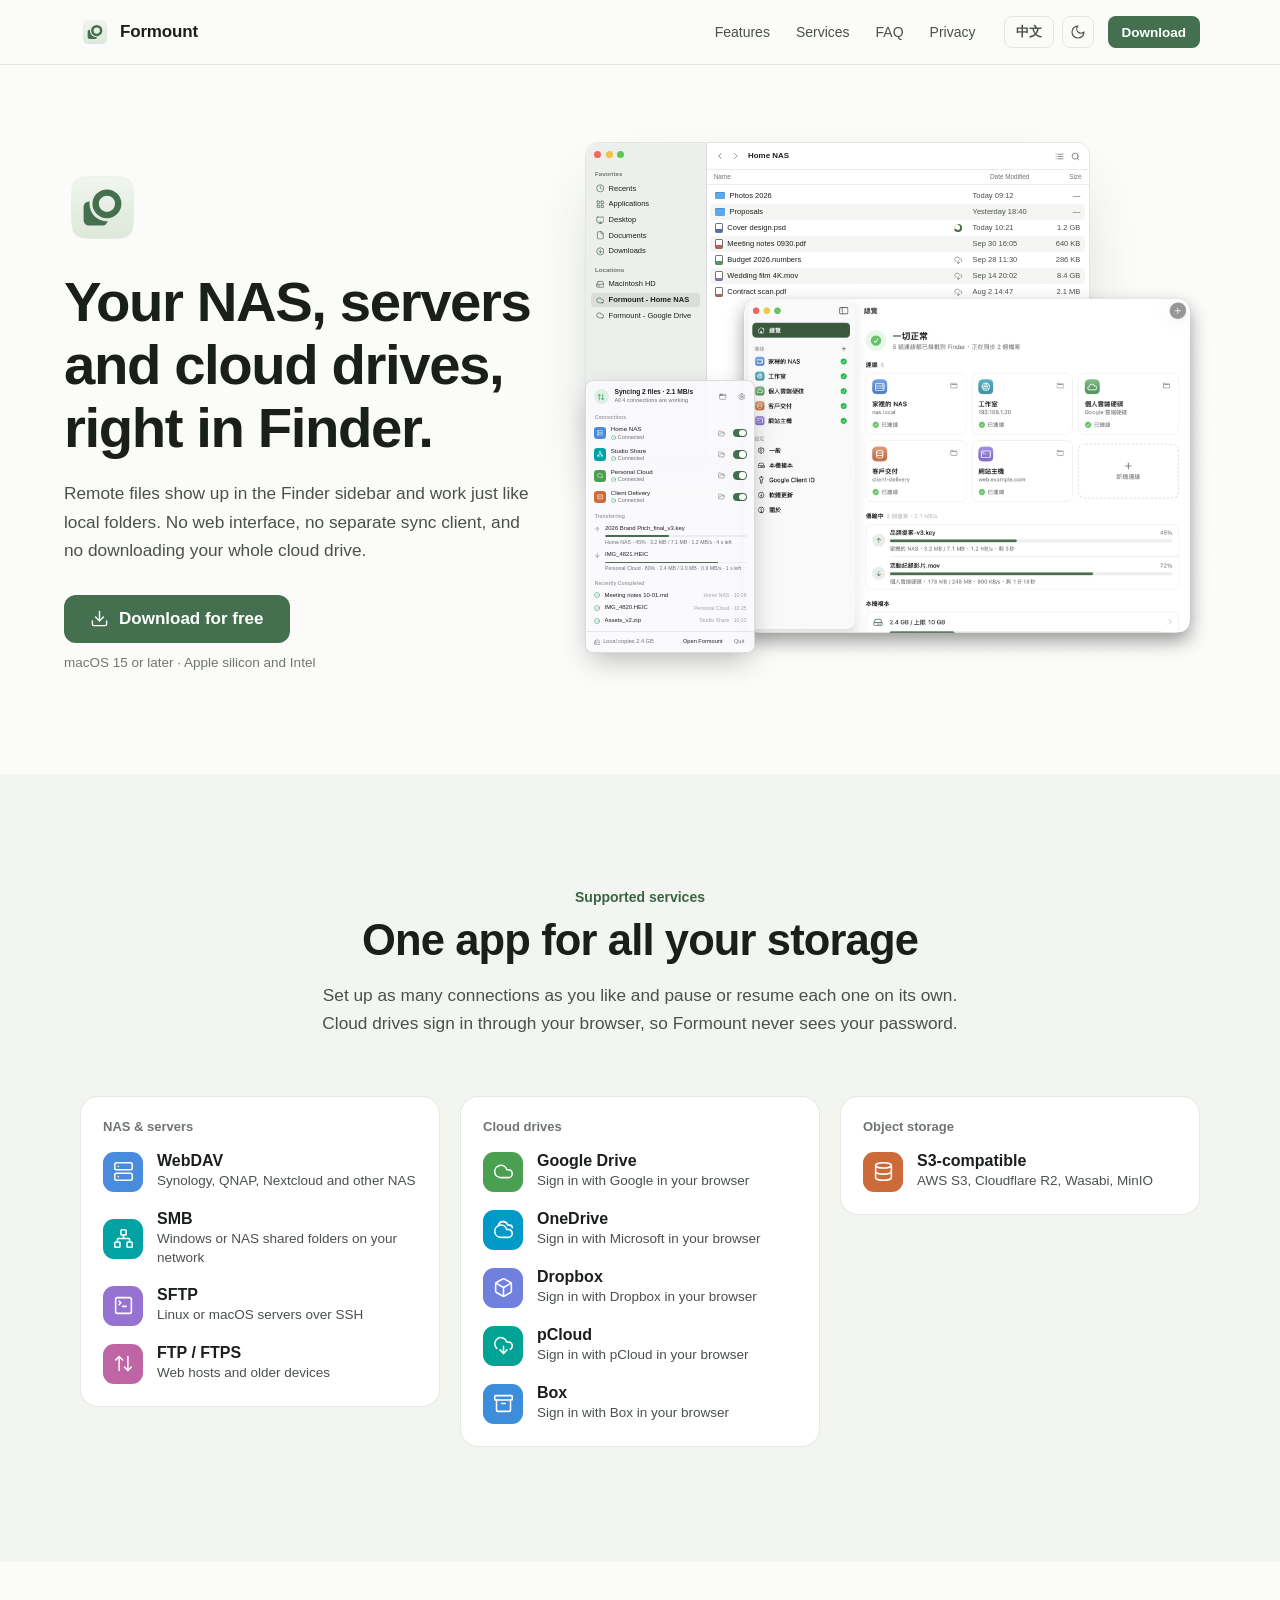
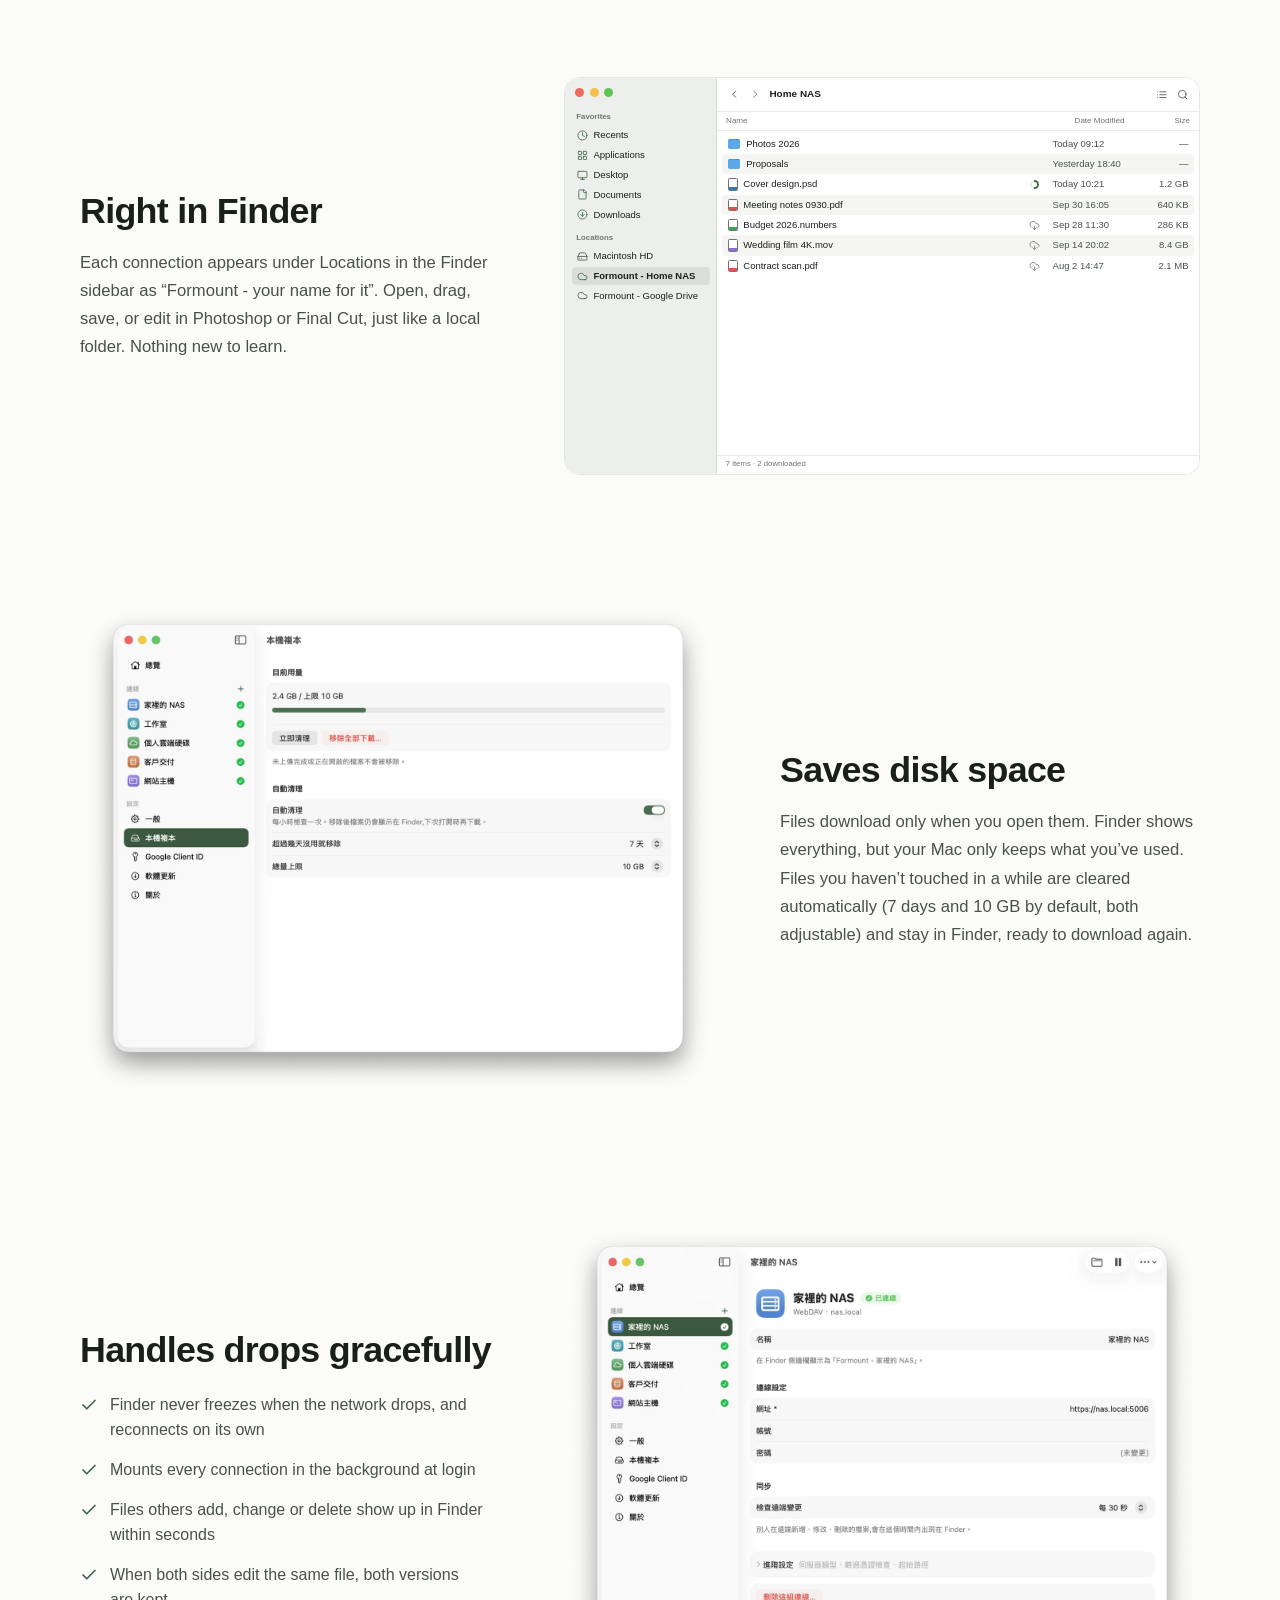
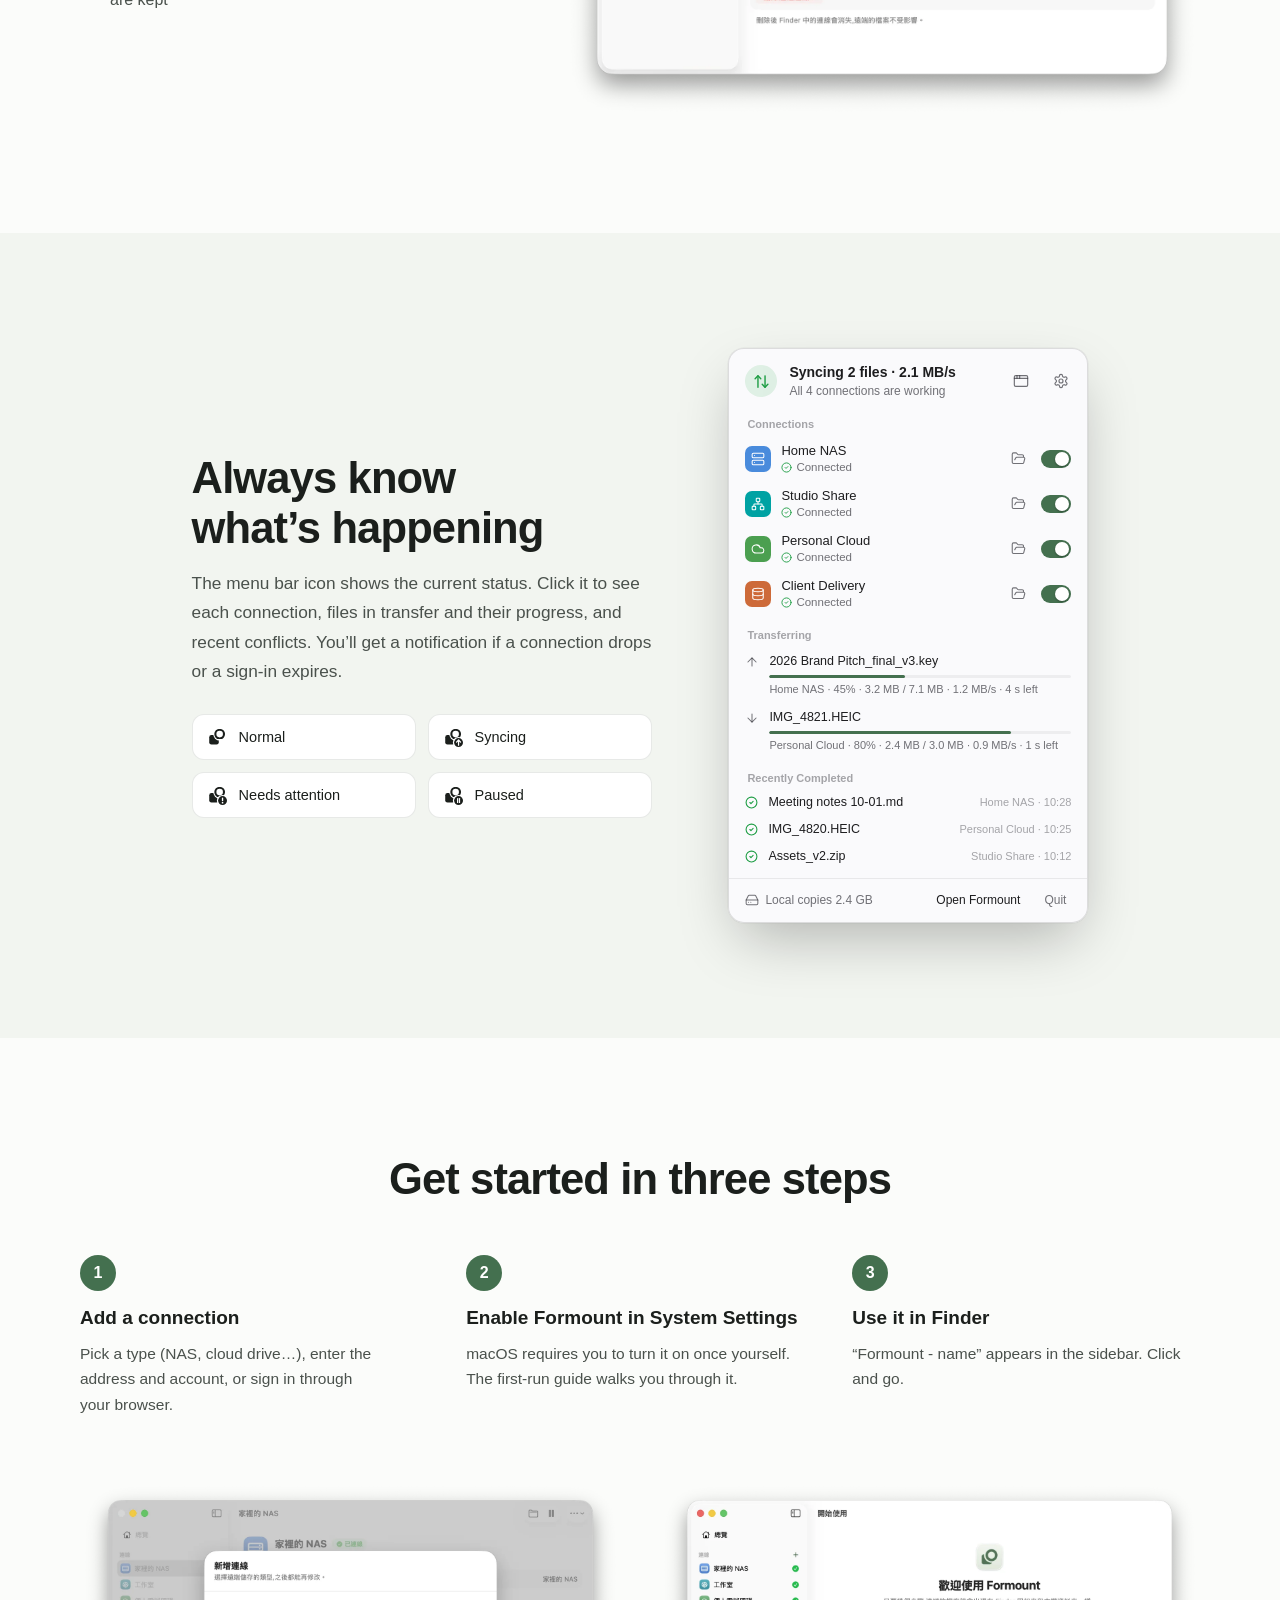
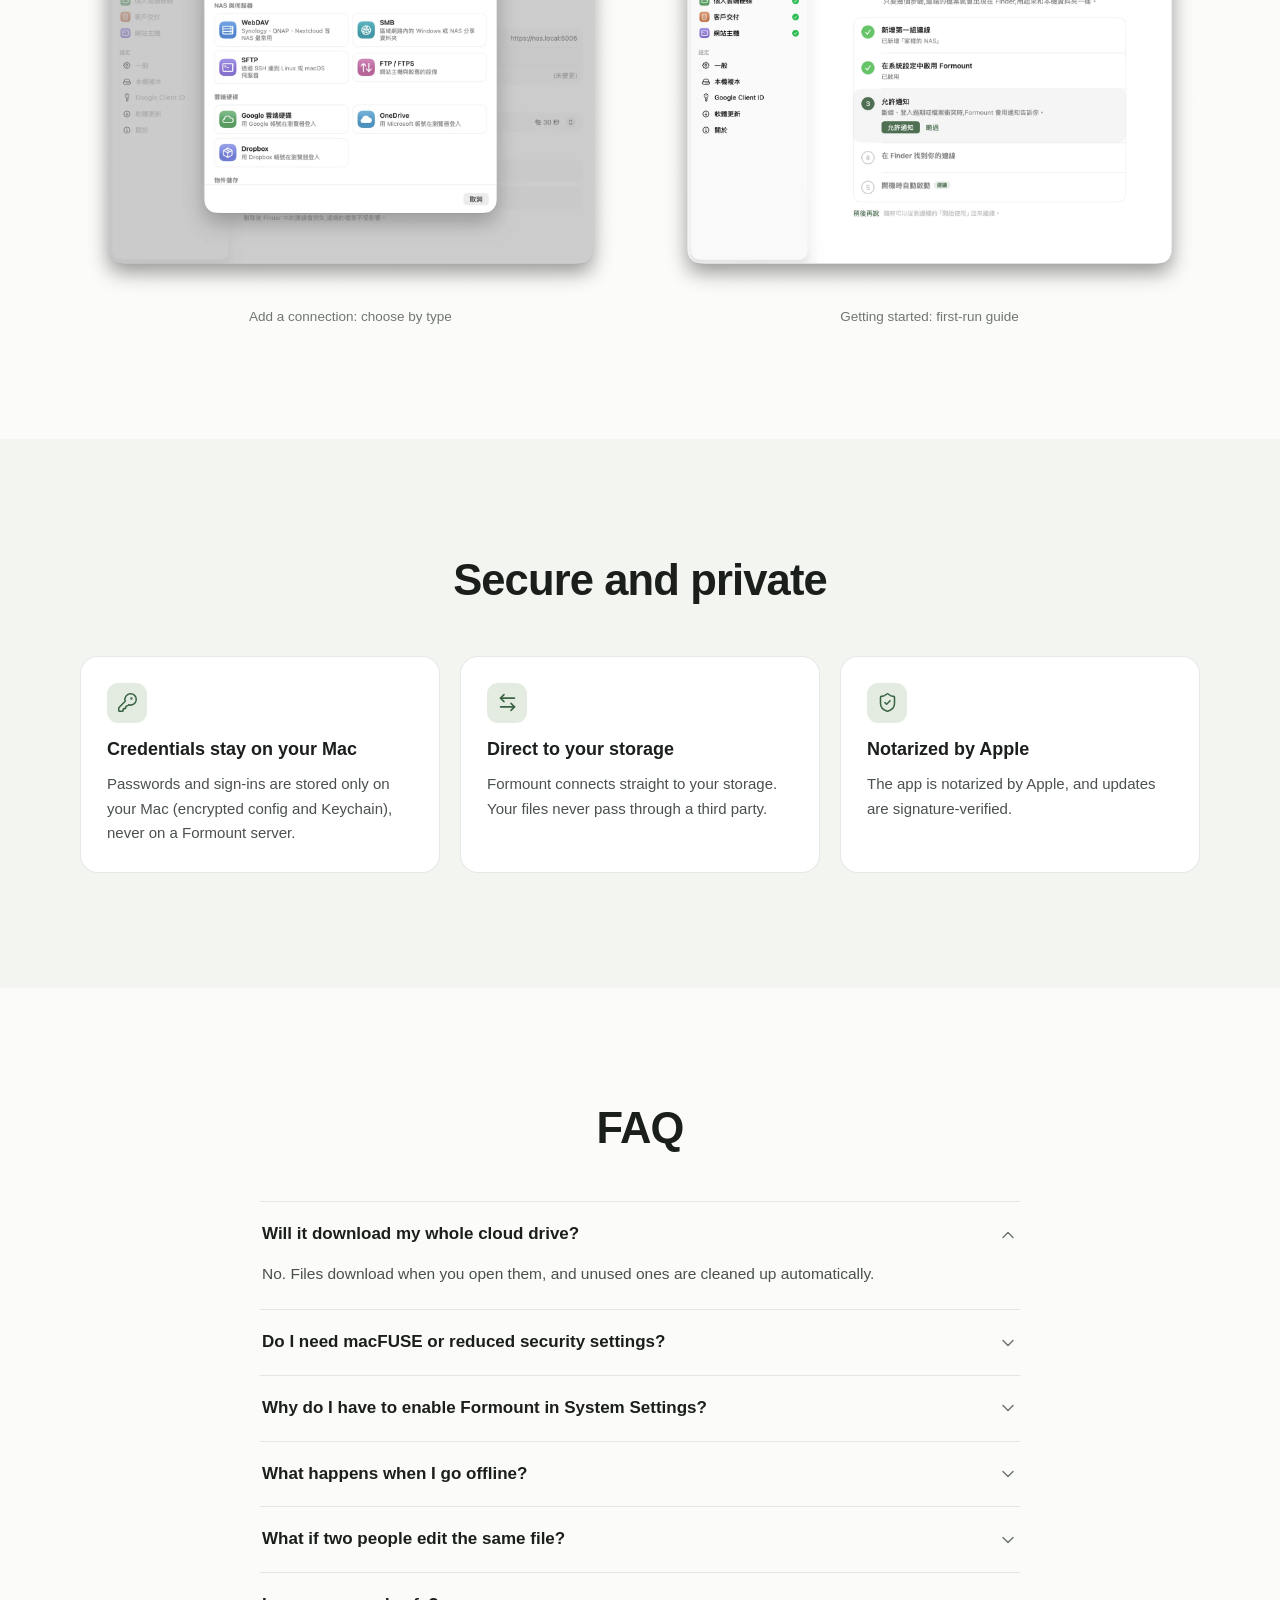
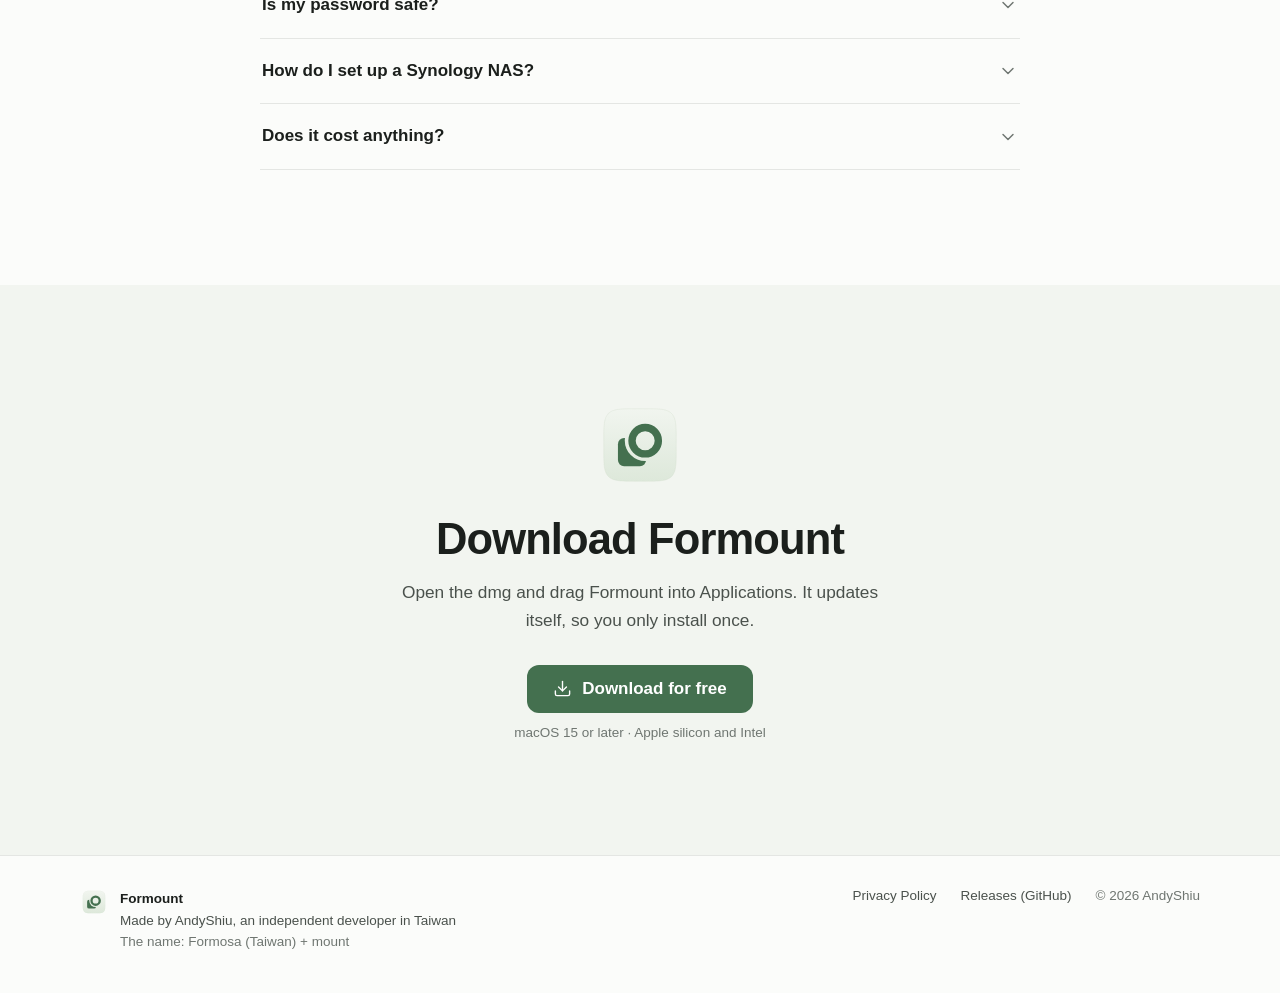
<file: index.html>
<!doctype html>
<html lang="zh-Hant-TW">
<head>
<meta charset="utf-8">
<meta name="viewport" content="width=device-width, initial-scale=1">
<title>Formount — 把 NAS、伺服器和雲端硬碟放進 Finder</title>
<meta name="description" content="Formount 是免費的 macOS App,把 NAS、伺服器和雲端硬碟掛載到 Finder。支援 WebDAV、SMB、SFTP、FTP、S3、Google 雲端硬碟、OneDrive、Dropbox、pCloud、Box。">
<link rel="canonical" href="https://formount.andyshiu.com/">
<meta name="theme-color" content="#FBFCFA">
<meta property="og:type" content="website">
<meta property="og:url" content="https://formount.andyshiu.com/">
<meta property="og:title" content="Formount — 把 NAS、伺服器和雲端硬碟放進 Finder">
<meta property="og:description" content="免費的 macOS App:遠端的檔案出現在 Finder 側邊欄,用起來和本機資料夾一樣。">
<meta property="og:image" content="https://formount.andyshiu.com/assets/og.png">
<meta name="twitter:card" content="summary_large_image">
<link rel="icon" href="favicon.ico" sizes="any">
<link rel="icon" href="assets/appicon.svg" type="image/svg+xml">
<link rel="apple-touch-icon" href="assets/apple-touch-icon.png">
<link rel="stylesheet" href="styles.css?v=1791429961">
<!-- 在畫面出現前套用手動選的深淺色與語言,避免閃一下 -->
<script>
  try {
    var t = localStorage.getItem('formount-theme'); if (t === 'light' || t === 'dark') document.documentElement.dataset.theme = t;
  } catch (e) {}
</script>
<script type="application/ld+json">
{
  "@context": "https://schema.org",
  "@type": "SoftwareApplication",
  "name": "Formount",
  "operatingSystem": "macOS 15 or later",
  "applicationCategory": "UtilitiesApplication",
  "softwareVersion": "0.1.0",
  "offers": { "@type": "Offer", "price": "0", "priceCurrency": "USD" },
  "downloadUrl": "https://github.com/AndyShiu/Formount-releases/releases/latest/download/Formount.dmg",
  "author": { "@type": "Person", "name": "AndyShiu" },
  "url": "https://formount.andyshiu.com/"
}
</script>
<script src="site.js?v=1791429961" defer></script>
</head>
<body>

<header class="nav pad">
  <div class="wrap nav-in">
    <a class="brand" href="./">
      <img class="light-only" src="assets/appicon.svg" alt=""><img class="dark-only" src="assets/appicon-dark.svg" alt="">
      <span>Formount</span>
    </a>
    <nav class="nav-links desktop-only">
      <a href="#features" data-i18n="navFeatures">功能</a>
      <a href="#services" data-i18n="navServices">支援服務</a>
      <a href="#faq" data-i18n="navFaq">常見問題</a>
      <a href="privacy.html" data-i18n="navPrivacy">隱私權</a>
    </nav>
    <div class="nav-tools">
      <button class="tool" type="button" data-action="lang" data-i18n="langLabel">EN</button>
      <button class="tool square" type="button" data-action="theme" data-i18n-aria="themeLabel" aria-label="切換深淺色">
        <svg class="i light-only"><use href="assets/icons.svg#i-moon"/></svg>
        <svg class="i dark-only"><use href="assets/icons.svg#i-sun"/></svg>
      </button>
      <a class="nav-dl desktop-only" href="https://github.com/AndyShiu/Formount-releases/releases/latest/download/Formount.dmg" data-i18n="navDownload">下載</a>
    </div>
  </div>
</header>

<main>

<!-- Hero(方向 1b:左文右圖) -->
<section class="hero pad">
  <div class="hero-in">
    <div class="hero-text">
      <img class="hero-icon light-only" src="assets/appicon.svg" alt="Formount"><img class="hero-icon dark-only" src="assets/appicon-dark.svg" alt="Formount">
      <h1 data-i18n="heroTitle">把 NAS、伺服器和雲端硬碟放進 Finder。</h1>
      <p class="lead" data-i18n="heroSub">裝好之後,遠端的檔案就出現在 Finder 側邊欄,用起來和本機資料夾一樣。不用開網頁、不用另外的同步程式,也不用把整個雲端硬碟下載到電腦裡。</p>
      <div data-download></div>
    </div>
    <div class="hero-art" aria-hidden="true">
      <div class="finder-frame" data-finder></div>
      <img class="shot light-only" src="assets/shots/light-overview.webp" alt="" width="1600" height="1242">
      <img class="shot dark-only" src="assets/shots/dark-overview.webp" alt="" width="1600" height="1242" loading="lazy">
      <div class="panel-slot"><div class="panel-scale" data-panel></div></div>
    </div>
  </div>
</section>

<!-- 支援的服務 -->
<section id="services" class="section alt pad">
  <div class="wrap">
    <div class="head">
      <div class="eyebrow" data-i18n="svcEyebrow">支援的服務</div>
      <h2 class="h2" data-i18n="svcTitle">一個 App,連上所有空間</h2>
      <p class="lead" data-i18n="svcSub">可以同時設定很多組連線,各自獨立暫停、恢復。雲端硬碟是在瀏覽器登入,Formount 不會看到你的密碼。</p>
    </div>
    <div class="svc-grid">
      <div class="card svc">
        <div class="svc-group" data-i18n="gNas">NAS 與伺服器</div>
        <div class="svc-row"><div class="tile" style="--h:255"><svg class="i"><use href="assets/icons.svg#i-server"/></svg></div><div><div class="svc-name">WebDAV</div><div class="svc-desc" data-i18n="dWebdav">Synology、QNAP、Nextcloud 等 NAS</div></div></div>
        <div class="svc-row"><div class="tile" style="--h:195"><svg class="i"><use href="assets/icons.svg#i-network"/></svg></div><div><div class="svc-name" data-i18n="nSmb">SMB(網路芳鄰)</div><div class="svc-desc" data-i18n="dSmb">區域網路內的 Windows 或 NAS 分享資料夾</div></div></div>
        <div class="svc-row"><div class="tile" style="--h:300"><svg class="i"><use href="assets/icons.svg#i-square-terminal"/></svg></div><div><div class="svc-name">SFTP</div><div class="svc-desc" data-i18n="dSftp">透過 SSH 連到 Linux 或 macOS 伺服器</div></div></div>
        <div class="svc-row"><div class="tile" style="--h:340"><svg class="i"><use href="assets/icons.svg#i-arrow-up-down"/></svg></div><div><div class="svc-name">FTP / FTPS</div><div class="svc-desc" data-i18n="dFtp">網站主機與較舊的設備</div></div></div>
      </div>
      <div class="card svc">
        <div class="svc-group" data-i18n="gCloud">雲端硬碟</div>
        <div class="svc-row"><div class="tile" style="--h:145"><svg class="i"><use href="assets/icons.svg#i-cloud"/></svg></div><div><div class="svc-name" data-i18n="nGdrive">Google 雲端硬碟</div><div class="svc-desc" data-i18n="dGdrive">用 Google 帳號在瀏覽器登入</div></div></div>
        <div class="svc-row"><div class="tile" style="--h:225"><svg class="i"><use href="assets/icons.svg#i-cloudy"/></svg></div><div><div class="svc-name">OneDrive</div><div class="svc-desc" data-i18n="dOnedrive">用 Microsoft 帳號在瀏覽器登入</div></div></div>
        <div class="svc-row"><div class="tile" style="--h:275"><svg class="i"><use href="assets/icons.svg#i-box"/></svg></div><div><div class="svc-name">Dropbox</div><div class="svc-desc" data-i18n="dDropbox">用 Dropbox 帳號在瀏覽器登入</div></div></div>
        <div class="svc-row"><div class="tile" style="--h:185"><svg class="i"><use href="assets/icons.svg#i-cloud-download"/></svg></div><div><div class="svc-name">pCloud</div><div class="svc-desc" data-i18n="dPcloud">用 pCloud 帳號在瀏覽器登入</div></div></div>
        <div class="svc-row"><div class="tile" style="--h:250"><svg class="i"><use href="assets/icons.svg#i-archive"/></svg></div><div><div class="svc-name">Box</div><div class="svc-desc" data-i18n="dBox">用 Box 帳號在瀏覽器登入</div></div></div>
      </div>
      <div class="card svc">
        <div class="svc-group" data-i18n="gObj">物件儲存</div>
        <div class="svc-row"><div class="tile" style="--h:45"><svg class="i"><use href="assets/icons.svg#i-database"/></svg></div><div><div class="svc-name" data-i18n="nS3">S3 相容儲存</div><div class="svc-desc" data-i18n="dS3">AWS S3、Cloudflare R2、Wasabi、MinIO</div></div></div>
      </div>
    </div>
  </div>
</section>

<!-- 核心賣點 -->
<section id="features" class="section pad">
  <div class="wrap features">
    <div class="feature">
      <div class="feature-text">
        <h3 class="h3" data-i18n="f1Title">就在 Finder 裡</h3>
        <p data-i18n="f1Body">連線會出現在 Finder 側邊欄的「位置」下方,名稱是「Formount - 你取的名字」。打開、拖放、存檔、用 Photoshop 或 Final Cut 直接編輯,全都和本機資料夾一樣。不用學新介面。</p>
      </div>
      <div class="feature-art"><div class="finder-frame" data-finder aria-hidden="true"></div></div>
    </div>
    <div class="feature reverse">
      <div class="feature-text">
        <h3 class="h3" data-i18n="f3Title">不佔硬碟空間</h3>
        <p data-i18n="f3Body">檔案打開時才下載,Finder 裡看得到全部檔案,但電腦只存你用過的。一段時間沒用的檔案會自動清掉(預設 7 天、總量 10 GB,都可以調整),檔案仍然留在 Finder,下次打開時再下載。</p>
      </div>
      <div class="feature-art">
        <img class="light-only" src="assets/shots/light-cache.webp" alt="" width="1600" height="1242" loading="lazy">
        <img class="dark-only" src="assets/shots/dark-cache.webp" alt="" width="1600" height="1242" loading="lazy">
      </div>
    </div>
    <div class="feature">
      <div class="feature-text">
        <h3 class="h3" data-i18n="f4Title">斷線也不怕</h3>
        <ul class="checks">
          <li><svg class="i"><use href="assets/icons.svg#i-check"/></svg><span data-i18n="f4List.0">網路中斷時不會卡住 Finder,恢復後自動重新連線</span></li>
          <li><svg class="i"><use href="assets/icons.svg#i-check"/></svg><span data-i18n="f4List.1">開機後在背景自動掛載所有連線</span></li>
          <li><svg class="i"><use href="assets/icons.svg#i-check"/></svg><span data-i18n="f4List.2">別人在遠端新增、修改、刪除的檔案,幾十秒內就會出現在 Finder</span></li>
          <li><svg class="i"><use href="assets/icons.svg#i-check"/></svg><span data-i18n="f4List.3">兩邊同時改到同一個檔案時,兩份都保留,不會互相覆蓋</span></li>
        </ul>
      </div>
      <div class="feature-art">
        <img class="light-only" src="assets/shots/light-conn0.webp" alt="" width="1600" height="1242" loading="lazy">
        <img class="dark-only" src="assets/shots/dark-conn0.webp" alt="" width="1600" height="1242" loading="lazy">
      </div>
    </div>
  </div>
</section>

<!-- 選單列面板 -->
<section class="section alt pad">
  <div class="wrap panel-sec">
    <div class="panel-sec-text">
      <h2 class="h2" data-i18n="panelTitle">隨時知道狀況</h2>
      <p class="lead" data-i18n="panelBody">選單列圖示會顯示目前狀態。點開可以看到每組連線的狀態、正在傳輸的檔案和進度、最近的衝突。斷線或登入過期時會用通知告訴你。</p>
      <div class="states">
        <div class="state" tabindex="0" data-state="normal"><i style="--m:url(assets/menubar-normal.svg)"></i><span data-i18n="st0">一般</span></div>
        <div class="state" tabindex="0" data-state="sync"><i style="--m:url(assets/menubar-sync.svg)"></i><span data-i18n="st1">同步中</span></div>
        <div class="state" tabindex="0" data-state="alert"><i style="--m:url(assets/menubar-alert.svg)"></i><span data-i18n="st2">需要處理</span></div>
        <div class="state" tabindex="0" data-state="pause"><i style="--m:url(assets/menubar-pause.svg)"></i><span data-i18n="st3">已暫停</span></div>
      </div>
    </div>
    <div class="panel-slot"><div class="panel-scale" data-panel></div></div>
  </div>
</section>

<!-- 三步驟 -->
<section class="section pad">
  <div class="wrap">
    <h2 class="h2 center" data-i18n="stepsTitle">三個步驟開始使用</h2>
    <div class="steps">
      <div class="step"><div class="step-n">1</div><div class="step-t" data-i18n="steps.0.title">新增連線</div><div class="step-b" data-i18n="steps.0.body">選擇類型(NAS、雲端硬碟…),填網址與帳號,或在瀏覽器登入。</div></div>
      <div class="step"><div class="step-n">2</div><div class="step-t" data-i18n="steps.1.title">在系統設定打開 Formount</div><div class="step-b" data-i18n="steps.1.body">macOS 規定要由使用者親自打開一次,首次使用的引導會帶著你做。</div></div>
      <div class="step"><div class="step-n">3</div><div class="step-t" data-i18n="steps.2.title">在 Finder 開始使用</div><div class="step-b" data-i18n="steps.2.body">側邊欄出現「Formount - 名稱」,點一下就好。</div></div>
    </div>
    <div class="step-shots">
      <figure>
        <img class="light-only" src="assets/shots/light-add.webp" alt="" width="1600" height="1242" loading="lazy">
        <img class="dark-only" src="assets/shots/dark-add.webp" alt="" width="1600" height="1242" loading="lazy">
        <figcaption data-i18n="capAdd">新增連線:依類型選擇服務</figcaption>
      </figure>
      <figure>
        <img class="light-only" src="assets/shots/light-onboarding.webp" alt="" width="1600" height="1242" loading="lazy">
        <img class="dark-only" src="assets/shots/dark-onboarding.webp" alt="" width="1600" height="1242" loading="lazy">
        <figcaption data-i18n="capOb">開始使用:首次使用引導</figcaption>
      </figure>
    </div>
  </div>
</section>

<!-- 安全、私密 -->
<section class="section alt pad">
  <div class="wrap">
    <h2 class="h2 center" data-i18n="secTitle">安全、私密</h2>
    <div class="sec-grid">
      <div class="card sec"><div class="sec-ico"><svg class="i"><use href="assets/icons.svg#i-key-round"/></svg></div><div class="sec-t" data-i18n="sec.0.title">登入資料只在你的 Mac</div><div class="sec-b" data-i18n="sec.0.body">密碼與登入資料只存在你自己的 Mac(加密設定檔與鑰匙圈),不經過任何 Formount 伺服器。</div></div>
      <div class="card sec"><div class="sec-ico"><svg class="i"><use href="assets/icons.svg#i-arrow-left-right"/></svg></div><div class="sec-t" data-i18n="sec.1.title">直接連到你的儲存空間</div><div class="sec-b" data-i18n="sec.1.body">Formount 直接連到你的儲存空間,檔案不經過第三方。</div></div>
      <div class="card sec"><div class="sec-ico"><svg class="i"><use href="assets/icons.svg#i-shield-check"/></svg></div><div class="sec-t" data-i18n="sec.2.title">經過 Apple 公證</div><div class="sec-b" data-i18n="sec.2.body">App 經過 Apple 公證(notarized),更新套件有簽章驗證。</div></div>
    </div>
  </div>
</section>

<!-- 常見問題 -->
<section id="faq" class="section pad">
  <div class="faq">
    <h2 class="h2 center" data-i18n="faqTitle">常見問題</h2>
    <div class="faq-list">
      <details open><summary><span data-i18n="faq.0.q">會把我的雲端硬碟整個下載到電腦嗎?</span><svg class="i"><use href="assets/icons.svg#i-chevron-down"/></svg></summary><p data-i18n="faq.0.a">不會。檔案打開時才下載,沒用的會自動清理。</p></details>
      <details><summary><span data-i18n="faq.1.q">需要安裝 macFUSE 或降低系統安全性嗎?</span><svg class="i"><use href="assets/icons.svg#i-chevron-down"/></svg></summary><p data-i18n="faq.1.a">不用。Formount 使用 Apple 官方的 File Provider,和 iCloud 雲碟相同。</p></details>
      <details><summary><span data-i18n="faq.2.q">為什麼要在系統設定裡打開 Formount?</span><svg class="i"><use href="assets/icons.svg#i-chevron-down"/></svg></summary><p data-i18n="faq.2.a">這是 macOS 的規定,所有使用 File Provider 的 App(包括 Dropbox、OneDrive 官方 App)第一次都要由使用者打開。</p></details>
      <details><summary><span data-i18n="faq.3.q">斷線時會怎樣?</span><svg class="i"><use href="assets/icons.svg#i-chevron-down"/></svg></summary><p data-i18n="faq.3.a">Finder 不會卡住;已下載的檔案照常能開,網路恢復後自動連回來。</p></details>
      <details><summary><span data-i18n="faq.4.q">兩個人同時改同一個檔案呢?</span><svg class="i"><use href="assets/icons.svg#i-chevron-down"/></svg></summary><p data-i18n="faq.4.a">兩份都會保留,你的版本會另存成「衝突複本」,不會覆蓋別人的修改。</p></details>
      <details><summary><span data-i18n="faq.5.q">我的密碼安全嗎?</span><svg class="i"><use href="assets/icons.svg#i-chevron-down"/></svg></summary><p data-i18n="faq.5.a">只存在你的 Mac 上,不會傳給 Formount 或任何第三方。</p></details>
      <details><summary><span data-i18n="faq.6.q">Synology 要怎麼設定?</span><svg class="i"><use href="assets/icons.svg#i-chevron-down"/></svg></summary><p data-i18n="faq.6.a">在 DSM 開啟 WebDAV Server,Formount 選 WebDAV,填 https://你的 NAS 位址:5006。</p></details>
      <details><summary><span data-i18n="faq.7.q">收費嗎?</span><svg class="i"><use href="assets/icons.svg#i-chevron-down"/></svg></summary><p data-i18n="faq.7.a">不收費,Formount 可以免費下載使用。</p></details>
    </div>
  </div>
</section>

<!-- 頁尾下載區 -->
<section class="section alt pad center cta">
  <img class="cta-icon light-only" src="assets/appicon.svg" alt="" loading="lazy"><img class="cta-icon dark-only" src="assets/appicon-dark.svg" alt="" loading="lazy">
  <h2 class="h2" data-i18n="ctaTitle">下載 Formount</h2>
  <p class="lead" data-i18n="ctaBody">打開 dmg 後,把 Formount 拖到「應用程式」資料夾。App 內建自動更新,裝一次就好。</p>
  <div data-download></div>
</section>

</main>

<footer class="foot pad">
  <div class="wrap foot-in">
    <div class="foot-brand">
      <img class="light-only" src="assets/appicon.svg" alt="" loading="lazy"><img class="dark-only" src="assets/appicon-dark.svg" alt="" loading="lazy">
      <div><b>Formount</b><span data-i18n="footBy">台灣獨立開發者 AndyShiu 製作</span><div class="muted" data-i18n="footName">名字來自 Formosa(福爾摩沙)+ mount(掛載)</div></div>
    </div>
    <div class="foot-links">
      <a href="privacy.html" data-i18n="footPrivacy">隱私權政策</a>
      <a href="https://github.com/AndyShiu/Formount-releases/releases" data-i18n="footRel">版本紀錄(GitHub)</a>
      <span>© 2026 AndyShiu</span>
    </div>
  </div>
</footer>

<!-- 由 site.js 複製到 [data-download]、[data-finder]、[data-panel] 的範本 -->
<template id="tpl-download">
  <div class="dl desktop-only">
    <a class="btn" href="https://github.com/AndyShiu/Formount-releases/releases/latest/download/Formount.dmg"><svg class="i"><use href="assets/icons.svg#i-download"/></svg><span data-i18n="download">免費下載</span></a>
    <div class="req" data-i18n="req">macOS 15 以上 · Apple 晶片與 Intel 皆可</div>
  </div>
  <div class="mobile-only">
    <div class="mcard">
      <div class="ico"><svg class="i"><use href="assets/icons.svg#i-laptop"/></svg></div>
      <div class="txt"><div class="t1" data-i18n="mobileTitle">在 Mac 上下載</div><div class="t2" data-i18n="mobileDesc">Formount 是 Mac App。用 Mac 打開 formount.andyshiu.com 就能下載。</div></div>
      <button type="button" data-action="copy" data-i18n="copy">複製連結</button>
    </div>
    <div class="mreq" data-i18n="req">macOS 15 以上 · Apple 晶片與 Intel 皆可</div>
  </div>
</template>

<template id="tpl-finder">
  <div class="finder">
    <div class="f-side">
      <div class="f-lights"><i style="background:#ED6A5E"></i><i style="background:#F4BF4F"></i><i style="background:#61C554"></i></div>
      <div class="f-cap" data-i18n="fd.fav">個人收藏</div>
      <div class="f-item"><svg class="i"><use href="assets/icons.svg#i-clock"/></svg><span data-i18n="fd.favs.0">最近項目</span></div>
      <div class="f-item"><svg class="i"><use href="assets/icons.svg#i-layout-grid"/></svg><span data-i18n="fd.favs.1">應用程式</span></div>
      <div class="f-item"><svg class="i"><use href="assets/icons.svg#i-monitor"/></svg><span data-i18n="fd.favs.2">桌面</span></div>
      <div class="f-item"><svg class="i"><use href="assets/icons.svg#i-file"/></svg><span data-i18n="fd.favs.3">文件</span></div>
      <div class="f-item"><svg class="i"><use href="assets/icons.svg#i-circle-arrow-down"/></svg><span data-i18n="fd.favs.4">下載</span></div>
      <div class="f-cap loc" data-i18n="fd.loc">位置</div>
      <div class="f-item muted"><svg class="i"><use href="assets/icons.svg#i-hard-drive"/></svg><span>Macintosh HD</span></div>
      <div class="f-item sel"><svg class="i"><use href="assets/icons.svg#i-cloud"/></svg><span data-i18n="fd.nas">Formount - 家裡的 NAS</span></div>
      <div class="f-item muted"><svg class="i"><use href="assets/icons.svg#i-cloud"/></svg><span data-i18n="fd.gd">Formount - Google 雲端硬碟</span></div>
    </div>
    <div class="f-main">
      <div class="f-bar">
        <svg class="i"><use href="assets/icons.svg#i-chevron-left"/></svg><svg class="i fwd"><use href="assets/icons.svg#i-chevron-right"/></svg>
        <div class="f-title" data-i18n="fd.title">家裡的 NAS</div>
        <div class="f-tools"><svg class="i"><use href="assets/icons.svg#i-list"/></svg><svg class="i"><use href="assets/icons.svg#i-search"/></svg></div>
      </div>
      <div class="f-cols"><div data-i18n="fd.hName">名稱</div><div></div><div data-i18n="fd.hDate">修改日期</div><div style="text-align:right" data-i18n="fd.hSize">大小</div></div>
      <div class="f-rows">
        <div class="f-row" data-kind="folder"><div class="f-name"><i class="f-folder"></i><span data-i18n="fd.rows.0">照片 2026</span></div><div class="f-state"></div><div class="f-meta" data-i18n="fd.dates.0">今天 09:12</div><div class="f-size">—</div></div>
        <div class="f-row" data-kind="folder"><div class="f-name"><i class="f-folder"></i><span data-i18n="fd.rows.1">專案提案</span></div><div class="f-state"></div><div class="f-meta" data-i18n="fd.dates.1">昨天 18:40</div><div class="f-size">—</div></div>
        <div class="f-row" data-kind="loading"><div class="f-name"><i class="f-file" style="--c:#3B6FD6"></i><span data-i18n="fd.rows.2">封面設計.psd</span></div><div class="f-state"><i class="f-ring"></i></div><div class="f-meta" data-i18n="fd.dates.2">今天 10:21</div><div class="f-size">1.2 GB</div></div>
        <div class="f-row" data-kind="local"><div class="f-name"><i class="f-file" style="--c:#D9534F"></i><span data-i18n="fd.rows.3">會議記錄 0930.pdf</span></div><div class="f-state"></div><div class="f-meta" data-i18n="fd.dates.3">9月30日 16:05</div><div class="f-size">640 KB</div></div>
        <div class="f-row" data-kind="cloud"><div class="f-name"><i class="f-file" style="--c:#3FA35B"></i><span data-i18n="fd.rows.4">2026 年度預算.numbers</span></div><div class="f-state"><svg class="i"><use href="assets/icons.svg#i-cloud-download"/></svg></div><div class="f-meta" data-i18n="fd.dates.4">9月28日 11:30</div><div class="f-size">286 KB</div></div>
        <div class="f-row" data-kind="cloud"><div class="f-name"><i class="f-file" style="--c:#8E6BD8"></i><span data-i18n="fd.rows.5">婚禮影片 4K.mov</span></div><div class="f-state"><svg class="i"><use href="assets/icons.svg#i-cloud-download"/></svg></div><div class="f-meta" data-i18n="fd.dates.5">9月14日 20:02</div><div class="f-size">8.4 GB</div></div>
        <div class="f-row" data-kind="cloud"><div class="f-name"><i class="f-file" style="--c:#D9534F"></i><span data-i18n="fd.rows.6">合約掃描.pdf</span></div><div class="f-state"><svg class="i"><use href="assets/icons.svg#i-cloud-download"/></svg></div><div class="f-meta" data-i18n="fd.dates.6">8月2日 14:47</div><div class="f-size">2.1 MB</div></div>
      </div>
      <div class="f-status" data-finder-status>7 個項目 · 已下載 2 個</div>
    </div>
  </div>
</template>

<template id="tpl-panel">
  <div class="mb">
    <div class="mb-head">
      <div class="mb-dot" data-head-dot><svg class="i"><use href="assets/icons.svg#i-arrow-up-down"/></svg></div>
      <div class="mb-ht"><div class="mb-t1" data-head-title data-i18n="mb.title">同步中 2 個檔案 · 2.1 MB/s</div><div class="mb-t2" data-head-sub data-i18n="mb.sub">4 組連線都正常</div></div>
      <div class="mb-btn"><svg class="i"><use href="assets/icons.svg#i-app-window"/></svg></div>
      <div class="mb-btn"><svg class="i"><use href="assets/icons.svg#i-settings"/></svg></div>
    </div>
    <div class="mb-body">
      <div class="mb-cap" data-i18n="mb.conns">連線</div>
      <div class="mb-conn"><div class="mb-tile" style="--h:255"><svg class="i"><use href="assets/icons.svg#i-server"/></svg></div><div class="mb-ct"><div class="mb-name" data-i18n="mb.names.0">家裡的 NAS</div><div class="mb-st"><svg class="i"><use href="assets/icons.svg#i-circle-check"/></svg><span data-i18n="mb.connected">已連線</span></div></div><div class="mb-folder"><svg class="i"><use href="assets/icons.svg#i-folder-open"/></svg></div><button class="mb-switch" type="button" role="switch" aria-checked="true" data-action="mount"></button></div>
      <div class="mb-conn"><div class="mb-tile" style="--h:195"><svg class="i"><use href="assets/icons.svg#i-network"/></svg></div><div class="mb-ct"><div class="mb-name" data-i18n="mb.names.1">工作室共用</div><div class="mb-st"><svg class="i"><use href="assets/icons.svg#i-circle-check"/></svg><span data-i18n="mb.connected">已連線</span></div></div><div class="mb-folder"><svg class="i"><use href="assets/icons.svg#i-folder-open"/></svg></div><button class="mb-switch" type="button" role="switch" aria-checked="true" data-action="mount"></button></div>
      <div class="mb-conn"><div class="mb-tile" style="--h:145"><svg class="i"><use href="assets/icons.svg#i-cloud"/></svg></div><div class="mb-ct"><div class="mb-name" data-i18n="mb.names.2">個人雲端</div><div class="mb-st"><svg class="i"><use href="assets/icons.svg#i-circle-check"/></svg><span data-i18n="mb.connected">已連線</span></div></div><div class="mb-folder"><svg class="i"><use href="assets/icons.svg#i-folder-open"/></svg></div><button class="mb-switch" type="button" role="switch" aria-checked="true" data-action="mount"></button></div>
      <div class="mb-conn"><div class="mb-tile" style="--h:45"><svg class="i"><use href="assets/icons.svg#i-database"/></svg></div><div class="mb-ct"><div class="mb-name" data-i18n="mb.names.3">客戶交付</div><div class="mb-st"><svg class="i"><use href="assets/icons.svg#i-circle-check"/></svg><span data-i18n="mb.connected">已連線</span></div></div><div class="mb-folder"><svg class="i"><use href="assets/icons.svg#i-folder-open"/></svg></div><button class="mb-switch" type="button" role="switch" aria-checked="true" data-action="mount"></button></div>
      <div class="mb-cap" data-i18n="mb.transfers">傳輸中</div>
      <div data-transfers>
      <div class="mb-tr"><svg class="i"><use href="assets/icons.svg#i-arrow-up"/></svg><div class="mb-tr-b"><div class="mb-fn" data-i18n="mb.t0">2026 品牌提案_final_v3.key</div><div class="mb-bar"><i style="width:45%"></i></div><div class="mb-meta" data-i18n="mb.t0meta">家裡的 NAS · 45% · 3.2 MB / 7.1 MB · 1.2 MB/s · 剩 3 秒</div></div></div>
      <div class="mb-tr"><svg class="i"><use href="assets/icons.svg#i-arrow-down"/></svg><div class="mb-tr-b"><div class="mb-fn">IMG_4821.HEIC</div><div class="mb-bar"><i style="width:80%"></i></div><div class="mb-meta" data-i18n="mb.t1meta">個人雲端 · 80% · 2.4 MB / 3.0 MB · 0.9 MB/s · 剩 1 秒</div></div></div>
      </div>
      <div class="mb-cap" data-i18n="mb.recent">最近完成</div>
      <div data-recent>
      <div class="mb-done"><svg class="i"><use href="assets/icons.svg#i-circle-check"/></svg><div class="mb-fn" data-i18n="mb.r0">會議記錄 10-01.md</div><div class="when" data-i18n="mb.r0meta">家裡的 NAS · 10:28</div></div>
      <div class="mb-done"><svg class="i"><use href="assets/icons.svg#i-circle-check"/></svg><div class="mb-fn">IMG_4820.HEIC</div><div class="when" data-i18n="mb.r1meta">個人雲端 · 10:25</div></div>
      <div class="mb-done"><svg class="i"><use href="assets/icons.svg#i-circle-check"/></svg><div class="mb-fn" data-i18n="mb.r2">素材包_v2.zip</div><div class="when" data-i18n="mb.r2meta">工作室共用 · 10:12</div></div>
      </div>
    </div>
    <div class="mb-foot">
      <svg class="i"><use href="assets/icons.svg#i-hard-drive"/></svg>
      <div class="grow" data-i18n="mb.cache">本機複本 2.4 GB</div>
      <div class="act" data-i18n="mb.open">打開 Formount</div>
      <div class="act quiet" data-i18n="mb.quit">結束</div>
    </div>
  </div>
</template>

</body>
</html>
</file>
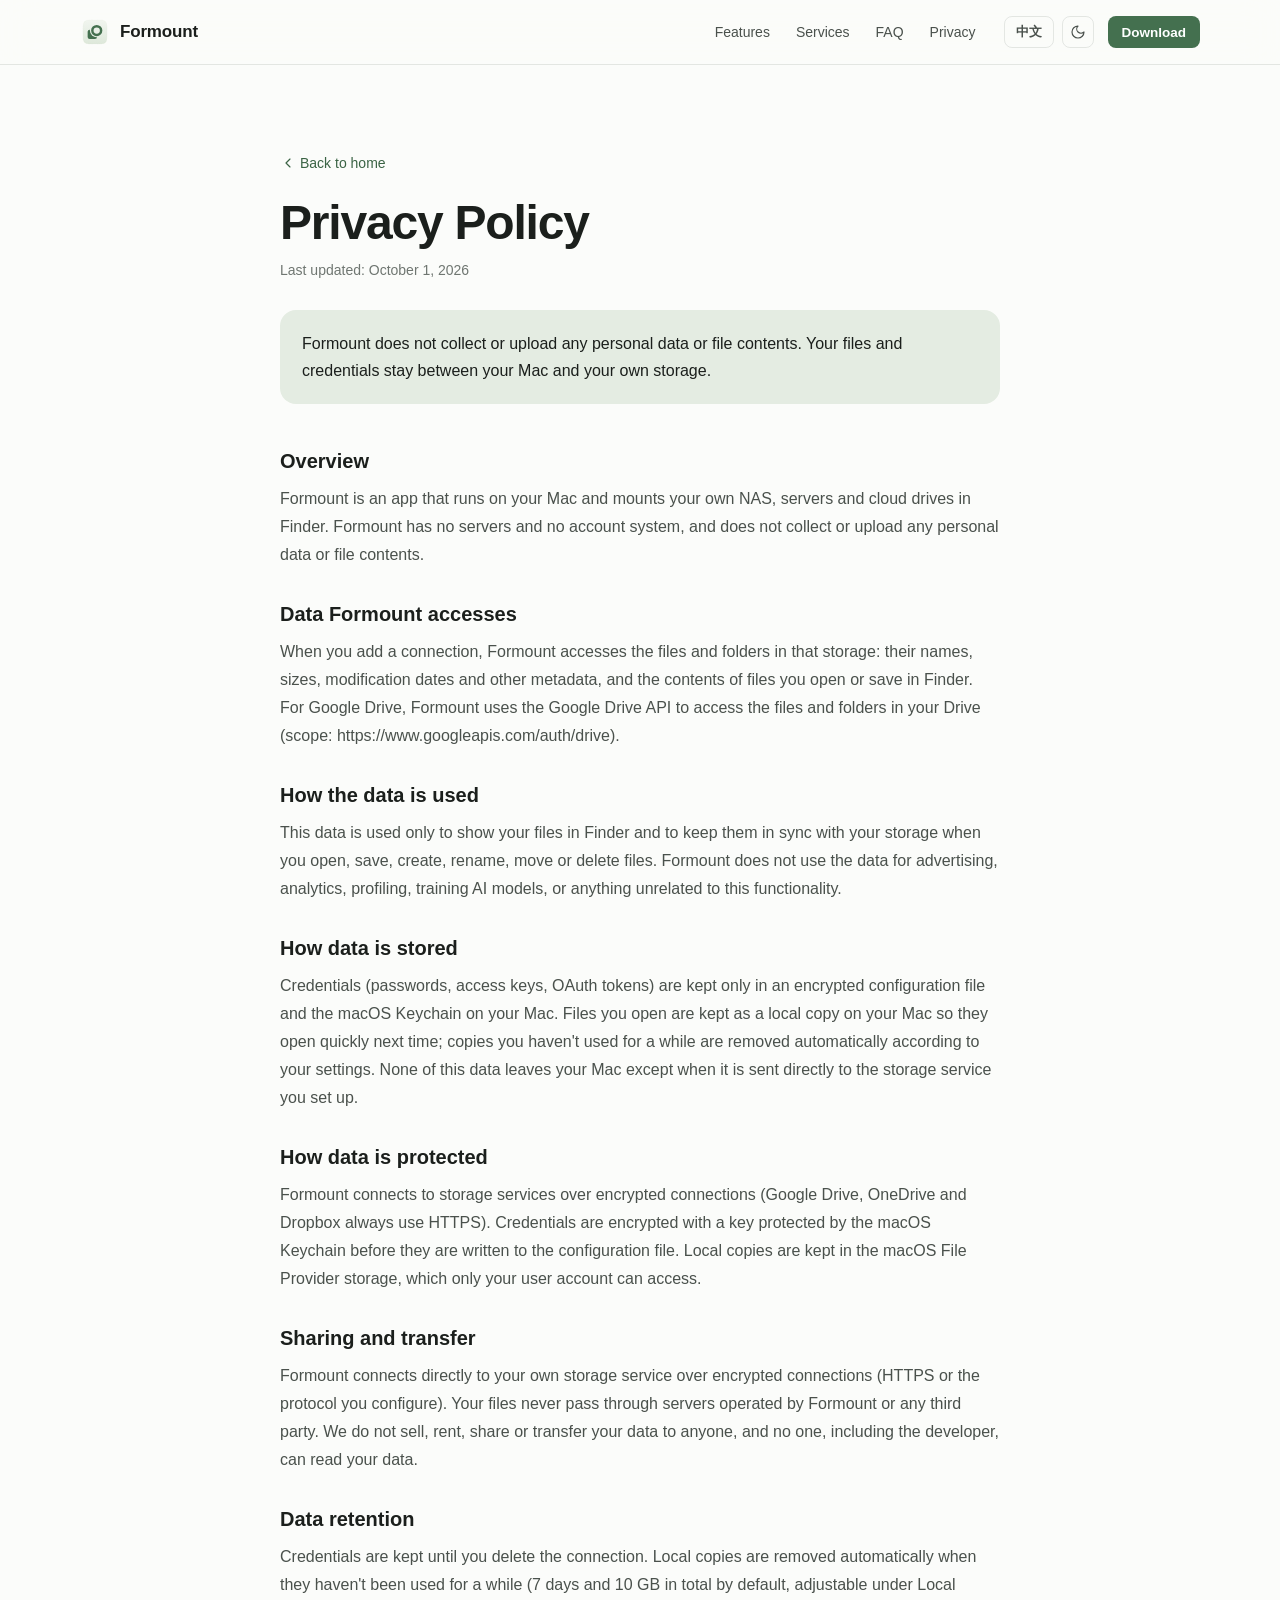
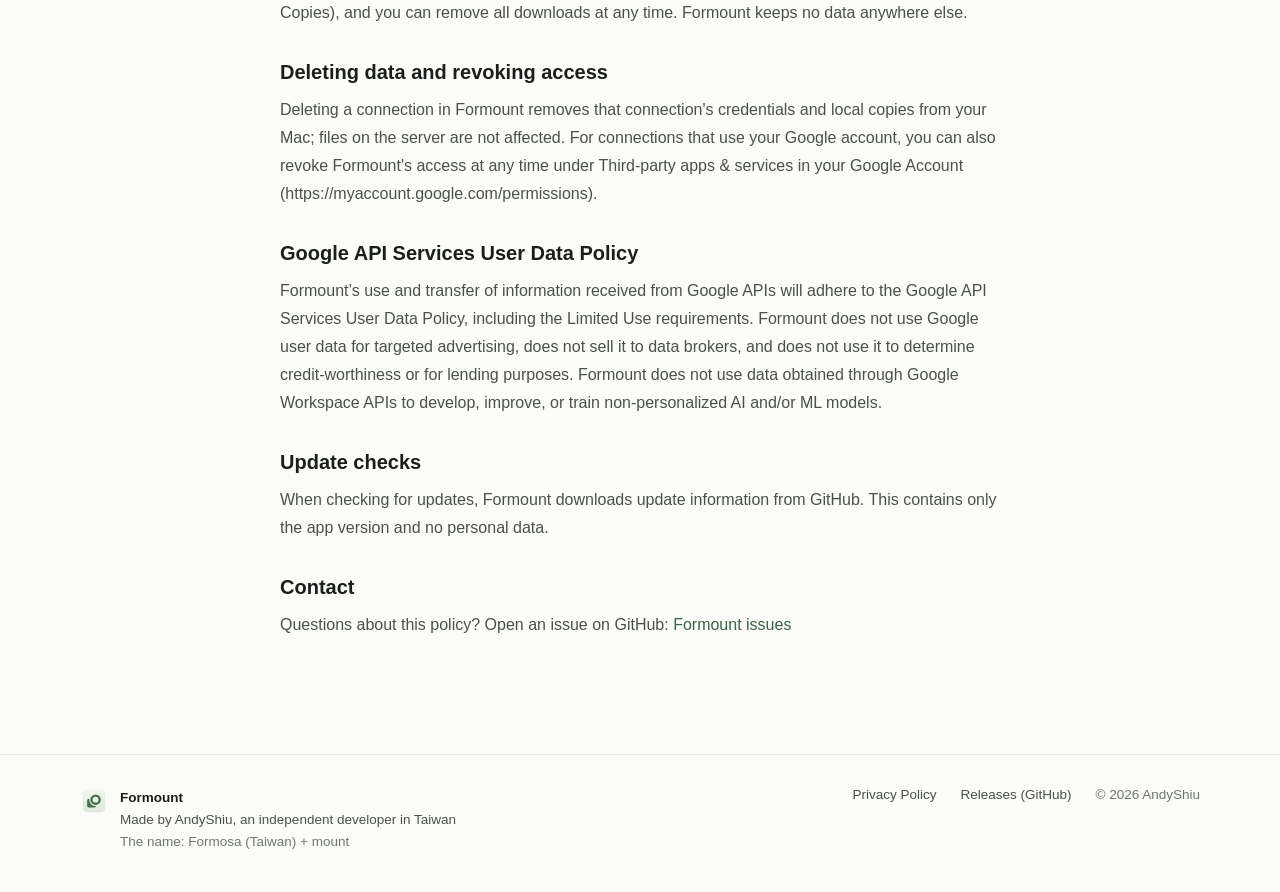
<file: privacy.html>
<!doctype html>
<html lang="zh-Hant-TW">
<head>
<meta charset="utf-8">
<meta name="viewport" content="width=device-width, initial-scale=1">
<title>隱私權政策 — Formount</title>
<meta name="description" content="Formount 隱私權政策:不收集、不上傳任何個人資料或檔案內容。">
<link rel="canonical" href="https://formount.andyshiu.com/privacy.html">
<meta name="theme-color" content="#FBFCFA">
<link rel="icon" href="favicon.ico" sizes="any">
<link rel="icon" href="assets/appicon.svg" type="image/svg+xml">
<link rel="apple-touch-icon" href="assets/apple-touch-icon.png">
<link rel="stylesheet" href="styles.css?v=1791429961">
<script>
  try {
    var t = localStorage.getItem('formount-theme'); if (t === 'light' || t === 'dark') document.documentElement.dataset.theme = t;
  } catch (e) {}
</script>
<script src="site.js?v=1791429961" defer></script>
</head>
<body data-page="privacy">

<header class="nav pad">
  <div class="wrap nav-in">
    <a class="brand" href="./">
      <img class="light-only" src="assets/appicon.svg" alt=""><img class="dark-only" src="assets/appicon-dark.svg" alt="">
      <span>Formount</span>
    </a>
    <nav class="nav-links desktop-only">
      <a href="./#features" data-i18n="navFeatures">功能</a>
      <a href="./#services" data-i18n="navServices">支援服務</a>
      <a href="./#faq" data-i18n="navFaq">常見問題</a>
      <a href="privacy.html" data-i18n="navPrivacy">隱私權</a>
    </nav>
    <div class="nav-tools">
      <button class="tool" type="button" data-action="lang" data-i18n="langLabel">EN</button>
      <button class="tool square" type="button" data-action="theme" data-i18n-aria="themeLabel" aria-label="切換深淺色">
        <svg class="i light-only"><use href="assets/icons.svg#i-moon"/></svg>
        <svg class="i dark-only"><use href="assets/icons.svg#i-sun"/></svg>
      </button>
      <a class="nav-dl desktop-only" href="https://github.com/AndyShiu/Formount-releases/releases/latest/download/Formount.dmg" data-i18n="navDownload">下載</a>
    </div>
  </div>
</header>

<main class="privacy pad">
  <div class="privacy-in">
    <a class="back" href="./"><svg class="i"><use href="assets/icons.svg#i-chevron-left"/></svg><span data-i18n="pv.back">回到首頁</span></a>
    <h1 data-i18n="pv.title">隱私權政策</h1>
    <div class="updated" data-i18n="pv.updated">最後更新:2026 年 10 月 1 日</div>
    <div class="summary" data-i18n="pv.summary">Formount 不收集、不上傳任何個人資料或檔案內容。你的檔案與登入資料只存在你的 Mac 和你自己的儲存空間之間。</div>
    <div class="pv-sections">
      <section><h2 data-i18n="pv.sections.0.h">概要</h2><p data-i18n="pv.sections.0.b">Formount 是在你的 Mac 上執行的 App,把你自己的 NAS、伺服器和雲端硬碟掛載到 Finder。Formount 沒有伺服器、沒有帳號系統,也不收集、不上傳任何個人資料或檔案內容。</p></section>
      <section><h2 data-i18n="pv.sections.1.h">Formount 存取的資料</h2><p data-i18n="pv.sections.1.b">你新增連線後,Formount 會存取那個儲存空間裡的檔案與資料夾:名稱、大小、修改時間等資訊,以及你在 Finder 中打開或儲存的檔案內容。使用 Google 雲端硬碟時,Formount 透過 Google Drive API 存取你雲端硬碟中的檔案與資料夾(範圍:https://www.googleapis.com/auth/drive)。</p></section>
      <section><h2 data-i18n="pv.sections.2.h">資料的用途</h2><p data-i18n="pv.sections.2.b">這些資料只用來在 Finder 中顯示你的檔案,並在你打開、儲存、新增、重新命名、移動或刪除檔案時,與你的儲存空間同步。Formount 不會把資料用於廣告、分析、建立使用者輪廓、訓練 AI 模型,或任何與上述功能無關的用途。</p></section>
      <section><h2 data-i18n="pv.sections.3.h">資料的儲存</h2><p data-i18n="pv.sections.3.b">登入資料(密碼、存取金鑰、OAuth token)只存在你 Mac 上的加密設定檔與 macOS 鑰匙圈。打開過的檔案會在你的 Mac 上保留一份本機複本,方便下次快速開啟;一段時間沒用的複本會依你的設定自動清除。這些資料都不會離開你的 Mac,除非是直接傳送給你自己設定的儲存服務。</p></section>
      <section><h2 data-i18n="pv.sections.4.h">資料的保護</h2><p data-i18n="pv.sections.4.b">Formount 與儲存服務之間使用加密連線(Google 雲端硬碟、OneDrive、Dropbox 一律使用 HTTPS)。登入資料以 macOS 鑰匙圈保護的金鑰加密後才寫入設定檔;本機複本存放在 macOS 的檔案供應商(File Provider)系統空間,只有你的使用者帳號能存取。</p></section>
      <section><h2 data-i18n="pv.sections.5.h">資料的分享與傳輸</h2><p data-i18n="pv.sections.5.b">Formount 直接透過加密連線(HTTPS 或你設定的協定)連到你自己的儲存服務,檔案不經過 Formount 或任何第三方的伺服器。我們不會出售、出租、分享或轉移你的資料給任何人,也沒有任何人(包括開發者)能讀取你的資料。</p></section>
      <section><h2 data-i18n="pv.sections.6.h">資料的保留期間</h2><p data-i18n="pv.sections.6.b">登入資料會保留到你刪除該連線為止。本機複本在一段時間沒有使用後會自動移除(預設 7 天、總量上限 10 GB,可在「本機複本」設定中調整),也可以隨時手動移除全部下載。Formount 不在其他地方保留任何資料。</p></section>
      <section><h2 data-i18n="pv.sections.7.h">刪除資料與撤銷存取</h2><p data-i18n="pv.sections.7.b">在 Formount 中刪除一組連線,會一併移除這台 Mac 上該連線的登入資料與本機複本;遠端的檔案不受影響。使用 Google 帳號登入的連線,也可以隨時到 Google 帳戶的「第三方應用程式與服務」(https://myaccount.google.com/permissions)撤銷 Formount 的存取權。</p></section>
      <section><h2 data-i18n="pv.sections.8.h">Google API 服務使用者資料政策</h2><p data-i18n="pv.sections.8.b">Formount 對 Google 使用者資料的使用與轉移,遵守 Google API Services User Data Policy,包括「有限使用」(Limited Use)的規定。Formount 不會將 Google 使用者資料用於指定目標廣告、轉售給資料仲介、判斷信用或放貸;也不會使用 Google Workspace API 取得的資料來開發、改善或訓練非個人化的 AI 或機器學習模型。</p></section>
      <section><h2 data-i18n="pv.sections.9.h">檢查更新</h2><p data-i18n="pv.sections.9.b">檢查更新時會連到 GitHub 下載更新資訊,只包含 App 版本,不含個人資料。</p></section>
      <section>
        <h2 data-i18n="pv.contactH">聯絡方式</h2>
        <p><span data-i18n="pv.contactB">對這份政策有任何問題,請到 GitHub 開議題:</span> <a href="https://github.com/AndyShiu/Formount-releases/issues" data-i18n="pv.contactLink">Formount 議題回報</a></p>
      </section>
    </div>
  </div>
</main>

<footer class="foot pad">
  <div class="wrap foot-in">
    <div class="foot-brand">
      <img class="light-only" src="assets/appicon.svg" alt=""><img class="dark-only" src="assets/appicon-dark.svg" alt="">
      <div><b>Formount</b><span data-i18n="footBy">台灣獨立開發者 AndyShiu 製作</span><div class="muted" data-i18n="footName">名字來自 Formosa(福爾摩沙)+ mount(掛載)</div></div>
    </div>
    <div class="foot-links">
      <a href="privacy.html" data-i18n="footPrivacy">隱私權政策</a>
      <a href="https://github.com/AndyShiu/Formount-releases/releases" data-i18n="footRel">版本紀錄(GitHub)</a>
      <span>© 2026 AndyShiu</span>
    </div>
  </div>
</footer>

</body>
</html>
</file>
<file: styles.css>
/* Formount 官網。設計:docs/claude-design/website/handoff/README.md(數值以那裡為準)
   深淺色:預設淺色;訪客按切換後以 <html data-theme="dark"> 套用深色並記住(site.js) */

:root {
  --bg: #FBFCFA; --bg2: #F2F5F0; --card: #FFFFFF;
  --ink: #1B1F1C; --ink2: #4A514C; --ink3: #6F7671;
  --line: rgba(20,40,25,0.10);
  --ac: #44704F; --acSoft: #E4ECE2; --acText: #3A6344;
  --shadow: 0 30px 60px -24px rgba(30,50,35,0.30);
  --fwin: #FFFFFF; --fside: #EDEFEC; --fsel: rgba(0,0,0,0.075); --falt: #F5F6F4; --fline: rgba(0,0,0,0.08);
  /* 選單列面板(仿 macOS) */
  --mPanel: rgba(250,250,252,0.94); --mCard: #ffffff; --mLine: rgba(0,0,0,0.07);
  --mFg: #1d1d1f; --mFg2: rgba(60,60,67,0.72); --mFg3: rgba(60,60,67,0.45);
  --mFill: rgba(0,0,0,0.05); --mFillStrong: rgba(0,0,0,0.1); --mAccent: #44704F;
  --mGreen: #1f9e45; --mGreenSoft: rgba(40,167,69,0.13); --mBorder: rgba(0,0,0,0.12);
  --mRed: #e0362c; --mRedSoft: rgba(224,54,44,0.1); --mGray: #8e8e93;
  color-scheme: light;
}

/* 深色:只有訪客按切換按鈕才套用(預設淺色,不跟隨系統) */
:root[data-theme="dark"] {
  --bg: #111311; --bg2: #171A17; --card: #1D211E;
  --ink: #EEF1EE; --ink2: #B3BAB4; --ink3: #8A928C;
  --line: rgba(255,255,255,0.09);
  --ac: #5B8F66; --acSoft: #223127; --acText: #8BBE95;
  --shadow: 0 30px 60px -24px rgba(0,0,0,0.7);
  --fwin: #1E201F; --fside: #2A2D2B; --fsel: rgba(255,255,255,0.11); --falt: rgba(255,255,255,0.035); --fline: rgba(255,255,255,0.08);
  --mPanel: rgba(38,38,41,0.92); --mCard: #3a3a3d; --mLine: rgba(255,255,255,0.08);
  --mFg: #f5f5f7; --mFg2: rgba(235,235,245,0.62); --mFg3: rgba(235,235,245,0.38);
  --mFill: rgba(255,255,255,0.08); --mFillStrong: rgba(255,255,255,0.15); --mAccent: #5B8F66;
  --mGreen: #32d74b; --mGreenSoft: rgba(50,215,75,0.16); --mBorder: rgba(255,255,255,0.12);
  --mRed: #ff453a; --mRedSoft: rgba(255,69,58,0.16); --mGray: #98989d;
  color-scheme: dark;
}

/* 依深淺色顯示對應的圖(截圖、App 圖示、切換按鈕)。隱藏的 lazy 圖片不會被下載 */
.dark-only { display: none !important; }
:root[data-theme="dark"] .dark-only { display: block !important; }
:root[data-theme="dark"] .light-only { display: none !important; }

/* ---------- 基礎 ---------- */
* { box-sizing: border-box; }
/* iPhone Safari 會自動放大窄欄裡的小字,把縮小顯示的選單列面板、Finder 示意撐壞 */
html { scroll-behavior: smooth; scroll-padding-top: 72px; -webkit-text-size-adjust: 100%; text-size-adjust: 100%; }
body {
  margin: 0; background: var(--bg); color: var(--ink);
  font-family: -apple-system, BlinkMacSystemFont, 'SF Pro Text', 'PingFang TC', 'Helvetica Neue', sans-serif;
  -webkit-font-smoothing: antialiased;
}
a { color: var(--acText); text-decoration: none; }
a:hover { text-decoration: underline; }
img { display: block; max-width: 100%; height: auto; }
h1, h2, h3, p { margin: 0; }
button { font: inherit; }

svg.i { width: 1em; height: 1em; flex: none; fill: none; stroke: currentColor; stroke-width: 1.75;
  stroke-linecap: round; stroke-linejoin: round; }

.pad { padding-left: clamp(20px, 5vw, 64px); padding-right: clamp(20px, 5vw, 64px); }
.wrap { max-width: 1120px; margin: 0 auto; }
.section { padding-top: clamp(72px, 9vw, 128px); padding-bottom: clamp(72px, 9vw, 128px); }
.alt { background: var(--bg2); }

.h2 { font-size: clamp(28px, 3.4vw, 46px); font-weight: 700; letter-spacing: -0.02em; line-height: 1.15; text-wrap: balance; }
.lead { font-size: clamp(16px, 1.35vw, 18px); line-height: 1.65; color: var(--ink2); text-wrap: pretty; }
.center { text-align: center; }
.head { max-width: 680px; margin: 0 auto; text-align: center; }
.eyebrow { font-size: 14px; font-weight: 600; color: var(--acText); }
.head .h2 { margin-top: 10px; }
.head .lead { margin-top: 16px; }

/* 桌面/手機(720px 為界) */
@media (max-width: 719px) { .desktop-only { display: none !important; } }
@media (min-width: 720px) { .mobile-only { display: none !important; } }

/* ---------- 導覽列 ---------- */
.nav { border-bottom: 1px solid var(--line); position: sticky; top: 0; z-index: 20;
  background: color-mix(in srgb, var(--bg) 86%, transparent); backdrop-filter: saturate(1.4) blur(16px);
  -webkit-backdrop-filter: saturate(1.4) blur(16px); }
.nav-in { height: 64px; display: flex; align-items: center; gap: 28px; }
.brand { display: flex; align-items: center; gap: 10px; margin-right: auto; color: var(--ink); }
.brand:hover { text-decoration: none; }
.brand img { width: 30px; height: 30px; }
.brand span { font-size: 17px; font-weight: 650; letter-spacing: -0.01em; }
.nav-links { display: flex; gap: 26px; font-size: 14px; }
.nav-links a { color: var(--ink2); }
.nav-links a:hover { color: var(--ink); text-decoration: none; }
.nav-tools { display: flex; align-items: center; gap: 8px; }
.tool { height: 32px; min-width: 32px; padding: 0 11px; border-radius: 8px; border: 1px solid var(--line);
  background: transparent; color: var(--ink2); font-size: 13px; font-weight: 600; cursor: pointer;
  display: flex; align-items: center; justify-content: center; }
.tool:hover { color: var(--ink); }
.tool.square { padding: 0; width: 32px; }
.tool svg.i { font-size: 16px; }
.nav-dl { margin-left: 6px; height: 32px; display: flex; align-items: center; padding: 0 14px; border-radius: 8px;
  background: var(--ac); color: #fff; font-size: 13.5px; font-weight: 600; }
.nav-dl:hover { text-decoration: none; filter: brightness(1.08); }

/* ---------- 下載按鈕 ---------- */
.dl { display: flex; flex-direction: column; align-items: flex-start; gap: 12px; }
.center .dl { align-items: center; }
.btn { display: inline-flex; align-items: center; gap: 10px; background: var(--ac); color: #fff; font-size: 17px;
  font-weight: 600; padding: 14px 26px; border-radius: 12px; }
.btn:hover { text-decoration: none; filter: brightness(1.08); }
.btn svg.i { font-size: 19px; }
.req { font-size: 13.5px; color: var(--ink3); }
.mcard { display: flex; align-items: center; gap: 14px; padding: 14px 16px; border-radius: 14px; background: var(--card);
  border: 1px solid var(--line); max-width: 440px; text-align: left; }
.center .mcard { margin: 0 auto; }
.mcard .ico { width: 40px; height: 40px; border-radius: 10px; background: var(--acSoft); color: var(--acText);
  display: flex; align-items: center; justify-content: center; flex: none; font-size: 22px; }
.mcard .txt { flex: 1; min-width: 0; }
.mcard .t1 { font-size: 15px; font-weight: 600; }
.mcard .t2 { font-size: 13px; line-height: 1.45; color: var(--ink2); margin-top: 2px; }
.mcard button { flex: none; height: 34px; padding: 0 12px; border-radius: 9px; border: none; background: var(--ac);
  color: #fff; font-size: 13px; font-weight: 600; cursor: pointer; }
.mreq { font-size: 12.5px; color: var(--ink3); margin-top: 10px; }

/* ---------- Hero ---------- */
.hero { padding-top: clamp(40px, 6vw, 96px); padding-bottom: clamp(40px, 6vw, 96px); }
.hero-in { max-width: 1200px; margin: 0 auto; display: flex; flex-wrap: wrap; align-items: center; gap: clamp(32px, 4vw, 56px); }
.hero-text { flex: 1 1 340px; min-width: 0; max-width: 470px; }
.hero-icon { width: clamp(64px, 6vw, 88px); height: auto; }
.hero h1 { font-size: clamp(34px, 4.4vw, 60px); font-weight: 700; letter-spacing: -0.025em; line-height: 1.12;
  margin-top: 24px; text-wrap: balance; }
.hero .lead { margin-top: 20px; }
.hero .dl, .hero .mcard { margin-top: 30px; }
.hero-art { flex: 1.4 1 420px; min-width: 0; position: relative; aspect-ratio: 100 / 88; }
.hero-art .finder-frame { position: absolute; left: 0; top: 0; width: 80%; }
.hero-art .shot { position: absolute; left: 21%; top: 25%; width: 79%; }
.hero-art .panel-slot { position: absolute; left: 0; top: 43%; width: 27%; }

/* ---------- 支援的服務 ---------- */
.svc-grid { display: grid; grid-template-columns: repeat(auto-fit, minmax(260px, 1fr)); gap: 20px;
  margin-top: clamp(40px, 4.5vw, 60px); align-items: start; }
.card { background: var(--card); border: 1px solid var(--line); border-radius: 18px; }
.svc { padding: 22px; display: flex; flex-direction: column; gap: 18px; }
.svc-group { font-size: 13px; font-weight: 600; color: var(--ink3); }
.svc-row { display: flex; gap: 14px; align-items: center; }
.tile { width: 40px; height: 40px; border-radius: 11px; color: #fff; display: flex; align-items: center;
  justify-content: center; flex: none; font-size: 21px; background: oklch(0.63 0.14 var(--h)); }
.svc-name { font-size: 16px; font-weight: 600; }
.svc-desc { font-size: 13.5px; line-height: 1.45; color: var(--ink2); margin-top: 1px; }

/* ---------- 核心賣點 ---------- */
.features { display: flex; flex-direction: column; gap: clamp(80px, 10vw, 140px); }
.feature { display: flex; flex-wrap: wrap; align-items: center; gap: clamp(32px, 5vw, 72px); }
.feature.reverse { flex-direction: row-reverse; }
.feature-text { flex: 1 1 300px; min-width: 0; max-width: 420px; }
.feature-art { flex: 1.5 1 420px; min-width: 0; }
.h3 { font-size: clamp(26px, 2.8vw, 38px); font-weight: 700; letter-spacing: -0.02em; line-height: 1.2; }
.feature-text p { font-size: clamp(16px, 1.3vw, 18px); line-height: 1.7; color: var(--ink2); margin-top: 16px; text-wrap: pretty; }
.checks { list-style: none; padding: 0; margin: 20px 0 0; display: flex; flex-direction: column; gap: 14px; }
.checks li { display: flex; gap: 12px; align-items: flex-start; font-size: clamp(15.5px, 1.25vw, 17px);
  line-height: 1.6; color: var(--ink2); text-wrap: pretty; }
.checks svg.i { font-size: 18px; color: var(--acText); margin-top: 4px; stroke-width: 2.2; }

/* ---------- Finder 示意視窗(全部以 em 等比縮放,基準 = 寬度 × 1.5%) ---------- */
.finder-frame { aspect-ratio: 16 / 10; border-radius: clamp(8px, 1vw, 14px); border: 1px solid var(--line);
  box-shadow: var(--shadow); overflow: hidden; container-type: inline-size; }
.feature .finder-frame { border-radius: clamp(10px, 1.2vw, 16px); box-shadow: none; }
.finder { width: 100%; height: 100%; display: flex; font-size: 1.5cqi; line-height: 1.3; color: var(--ink);
  background: var(--fwin); overflow: hidden; }
.f-side { width: 24%; flex: none; background: var(--fside); border-right: 1px solid var(--fline); display: flex;
  flex-direction: column; padding: 1.1em 0.7em; gap: 0.15em; min-width: 0; }
.f-lights { display: flex; gap: 0.55em; padding: 0 0.4em 1.4em; }
.f-lights i { width: 0.95em; height: 0.95em; border-radius: 50%; }
.f-cap { font-size: 0.82em; font-weight: 600; color: var(--ink3); padding: 0 0.6em 0.3em; }
.f-cap.loc { padding-top: 1em; }
.f-item { display: flex; align-items: center; gap: 0.55em; padding: 0.32em 0.6em; border-radius: 0.45em;
  white-space: nowrap; overflow: hidden; }
.f-item span { overflow: hidden; text-overflow: ellipsis; }
.f-item svg.i { width: 1.15em; height: 1.15em; color: var(--acText); }
.f-item.muted svg.i { color: var(--ink2); }
.f-item.sel { background: var(--fsel); font-weight: 600; }
.f-main { flex: 1; min-width: 0; display: flex; flex-direction: column; }
.f-bar { height: 3.6em; flex: none; display: flex; align-items: center; gap: 0.9em; padding: 0 1.1em;
  border-bottom: 1px solid var(--fline); color: var(--ink2); }
.f-bar svg.i { width: 1.3em; height: 1.3em; }
.f-bar .fwd { color: var(--ink3); }
.f-title { font-weight: 700; font-size: 1.05em; white-space: nowrap; color: var(--ink); }
.f-tools { margin-left: auto; display: flex; gap: 1em; }
.f-tools svg.i { width: 1.2em; height: 1.2em; }
.f-cols, .f-row { display: grid; grid-template-columns: minmax(0, 1fr) 2.2em 8.5em 5em; gap: 0 0.8em; white-space: nowrap; }
.f-cols { padding: 0.45em 1.1em; font-size: 0.85em; color: var(--ink3); border-bottom: 1px solid var(--fline); }
.f-rows { display: flex; flex-direction: column; padding: 0.3em 0.5em; }
.f-row { align-items: center; padding: 0.42em 0.6em; border-radius: 0.4em; }
.f-row:nth-child(even) { background: var(--falt); }
.f-name { display: flex; align-items: center; gap: 0.6em; min-width: 0; }
.f-name span { overflow: hidden; text-overflow: ellipsis; }
.f-folder { width: 1.35em; height: 1.05em; flex: none; border-radius: 0.18em; background: #5DA8E8; border-top: 0.2em solid #4A93D6; }
.f-file { width: 1.05em; height: 1.3em; flex: none; border-radius: 0.15em; background: var(--fwin); border: 1px solid var(--ink3);
  display: flex; align-items: flex-end; overflow: hidden; }
.f-file::after { content: ""; width: 100%; height: 0.32em; background: var(--c); }
.f-state { display: flex; align-items: center; justify-content: center; color: var(--ink3); }
.f-state svg.i { width: 1.15em; height: 1.15em; }
.f-ring { width: 1em; height: 1em; border-radius: 50%; background: conic-gradient(var(--ac) 0 calc(var(--p, 48) * 1%), var(--fline) 0 100%);
  display: flex; align-items: center; justify-content: center; }
.f-ring::after { content: ""; width: 0.6em; height: 0.6em; border-radius: 50%; background: var(--fwin); }
.f-meta { color: var(--ink2); }
.f-size { color: var(--ink2); text-align: right; }
.f-status { margin-top: auto; border-top: 1px solid var(--fline); padding: 0.5em 1.1em; font-size: 0.82em; color: var(--ink3); white-space: nowrap; }

/* ---------- 選單列面板(原生寬 360px,由 site.js 依容器寬度縮放) ---------- */
.panel-scale { width: 360px; }
.mb { width: 360px; border-radius: 16px; background: var(--mPanel); border: 1px solid var(--mBorder); overflow: hidden;
  box-shadow: 0 24px 60px -12px rgba(0,0,0,.28), 0 0 0 0.5px rgba(0,0,0,.06);
  font-size: 13px; line-height: 1.35; color: var(--mFg); text-align: left; }
.mb svg.i { flex: none; }
.mb-head { display: flex; align-items: center; gap: 12px; padding: 14px 12px 12px 16px; }
.mb-dot { width: 32px; height: 32px; border-radius: 16px; background: var(--mGreenSoft); color: var(--mGreen);
  display: flex; align-items: center; justify-content: center; flex: none; font-size: 17px; }
.mb-dot svg.i { stroke-width: 2; }
.mb-ht { flex: 1; min-width: 0; }
.mb-t1 { font-size: 14px; font-weight: 700; }
.mb-t2 { font-size: 12px; color: var(--mFg2); margin-top: 1px; }
.mb-btn { width: 28px; height: 28px; border-radius: 14px; display: flex; align-items: center; justify-content: center;
  color: var(--mFg2); font-size: 16px; }
.mb-body { padding: 0 8px 8px; }
.mb-cap { font-size: 11px; font-weight: 600; color: var(--mFg3); padding: 12px 10px 4px; }
.mb-cap:first-child { padding-top: 6px; }
.mb-conn { display: flex; align-items: center; gap: 10px; padding: 6px 8px; border-radius: 9px; }
.mb-conn:hover { background: var(--mFill); }
.mb-tile { width: 26px; height: 26px; border-radius: 7px; background: oklch(0.63 0.14 var(--h)); color: #fff;
  display: flex; align-items: center; justify-content: center; flex: none; font-size: 14px; }
.mb-ct { flex: 1; min-width: 0; }
.mb-name { font-weight: 500; overflow: hidden; text-overflow: ellipsis; white-space: nowrap; }
.mb-st { display: flex; align-items: center; gap: 4px; font-size: 11.5px; color: var(--mFg2); }
.mb-st svg.i { font-size: 11px; color: var(--mGreen); stroke-width: 2; }
.mb-conn.paused .mb-st svg.i { color: var(--mFg3); }
.mb-folder { width: 26px; height: 26px; border-radius: 7px; display: flex; align-items: center; justify-content: center;
  color: var(--mFg2); font-size: 15px; }
.mb-switch { width: 30px; height: 18px; border-radius: 9px; background: var(--mAccent); position: relative; flex: none;
  border: none; padding: 0; cursor: pointer; transition: background .15s; }
.mb-switch::after { content: ""; position: absolute; top: 2px; left: 14px; width: 14px; height: 14px; border-radius: 7px;
  background: #fff; box-shadow: 0 1px 2px rgba(0,0,0,.3); transition: left .15s; }
.mb-switch[aria-checked="false"] { background: var(--mFillStrong); }
.mb-switch[aria-checked="false"]::after { left: 2px; }
.mb-tr { display: flex; gap: 10px; padding: 6px 8px; }
.mb-tr > svg.i { font-size: 14px; color: var(--mFg2); margin-top: 2px; }
.mb-tr-b { flex: 1; min-width: 0; }
.mb-fn { font-size: 12.5px; font-weight: 500; overflow: hidden; text-overflow: ellipsis; white-space: nowrap; }
.mb-bar { height: 3px; border-radius: 2px; background: var(--mFill); margin: 5px 0 4px; overflow: hidden; }
.mb-bar i { display: block; height: 100%; background: var(--mAccent); border-radius: 2px; }
.mb-meta { font-size: 11px; color: var(--mFg2); font-variant-numeric: tabular-nums; overflow: hidden; text-overflow: ellipsis; white-space: nowrap; }
.mb-done { display: flex; align-items: center; gap: 10px; padding: 5px 8px; }
.mb-done svg.i { font-size: 13px; color: var(--mGreen); stroke-width: 2; }
.mb-done .mb-fn { flex: 1; font-weight: 400; }
.mb-done .when { font-size: 11px; color: var(--mFg3); white-space: nowrap; }
.mb-foot { display: flex; align-items: center; gap: 6px; padding: 9px 12px 10px 16px; border-top: 1px solid var(--mLine); font-size: 12px; }
.mb-foot svg.i { font-size: 14px; color: var(--mFg2); }
.mb-foot .grow { flex: 1; color: var(--mFg2); }
.mb-foot .act { height: 24px; padding: 0 9px; border-radius: 7px; display: flex; align-items: center; font-weight: 500; }
.mb-foot .act.quiet { color: var(--mFg2); font-weight: 400; }

/* ---------- 選單列區塊 ---------- */
.panel-sec { display: flex; flex-wrap: wrap; align-items: center; justify-content: center; gap: clamp(40px, 6vw, 96px); }
.panel-sec-text { flex: 1 1 300px; min-width: 0; max-width: 460px; }
.panel-sec-text .lead { margin-top: 16px; line-height: 1.7; }
.states { display: grid; grid-template-columns: repeat(2, minmax(0, 1fr)); gap: 12px; margin-top: 28px; }
.state { display: flex; align-items: center; gap: 12px; padding: 12px 14px; border-radius: 12px; background: var(--card);
  border: 1px solid var(--line); font-size: 14.5px; font-weight: 500; }
.state i { width: 20px; height: 20px; flex: none; background: var(--ink);
  -webkit-mask: var(--m) center / contain no-repeat; mask: var(--m) center / contain no-repeat; }
.panel-sec .panel-slot { flex: 0 1 360px; min-width: 0; align-self: center; }

/* ---------- 三步驟 ---------- */
.steps { display: grid; grid-template-columns: repeat(auto-fit, minmax(240px, 1fr)); gap: clamp(20px, 3vw, 40px);
  margin-top: clamp(36px, 4vw, 56px); }
.step { display: flex; flex-direction: column; gap: 12px; }
.step-n { width: 36px; height: 36px; border-radius: 50%; background: var(--ac); color: #fff; font-size: 16px; font-weight: 700;
  display: flex; align-items: center; justify-content: center; }
.step-t { font-size: 19px; font-weight: 650; margin-top: 4px; }
.step-b { font-size: 15.5px; line-height: 1.65; color: var(--ink2); text-wrap: pretty; }
.step-shots { display: grid; grid-template-columns: repeat(auto-fit, minmax(300px, 1fr)); gap: clamp(20px, 3vw, 40px);
  margin-top: clamp(40px, 5vw, 64px); }
.step-shots figure { margin: 0; display: flex; flex-direction: column; gap: 8px; }
.step-shots figcaption { font-size: 13.5px; color: var(--ink3); text-align: center; }

/* ---------- 安全、私密 ---------- */
.sec-grid { display: grid; grid-template-columns: repeat(auto-fit, minmax(260px, 1fr)); gap: 20px; margin-top: clamp(36px, 4vw, 56px); }
.sec { padding: 26px; display: flex; flex-direction: column; gap: 12px; }
.sec-ico { width: 40px; height: 40px; border-radius: 11px; background: var(--acSoft); color: var(--acText);
  display: flex; align-items: center; justify-content: center; font-size: 21px; }
.sec-t { font-size: 18px; font-weight: 650; margin-top: 4px; }
.sec-b { font-size: 15px; line-height: 1.65; color: var(--ink2); text-wrap: pretty; }

/* ---------- 常見問題 ---------- */
.faq { max-width: 760px; margin: 0 auto; }
.faq-list { margin-top: clamp(32px, 4vw, 48px); border-top: 1px solid var(--line); }
.faq details { border-bottom: 1px solid var(--line); }
.faq summary { display: flex; align-items: center; gap: 16px; padding: 20px 2px; cursor: pointer; list-style: none;
  font-size: 17px; font-weight: 600; line-height: 1.45; }
.faq summary::-webkit-details-marker { display: none; }
.faq summary span { flex: 1; }
.faq summary svg.i { font-size: 20px; color: var(--ink3); transition: transform .2s; }
.faq details[open] summary svg.i { transform: rotate(180deg); }
.faq details p { font-size: 15.5px; line-height: 1.7; color: var(--ink2); padding: 0 40px 22px 2px; margin-top: -6px; text-wrap: pretty; }

/* ---------- 頁尾下載區與 Footer ---------- */
.cta-icon { width: clamp(72px, 7vw, 96px); height: auto; margin: 0 auto; }
.cta .h2 { margin-top: 24px; }
.cta .lead { max-width: 520px; margin: 14px auto 0; }
.cta .dl, .cta .mcard { margin-top: 30px; }
.foot { border-top: 1px solid var(--line); padding-top: 32px; padding-bottom: 40px; }
.foot-in { display: flex; flex-wrap: wrap; gap: 20px 40px; align-items: flex-start; justify-content: space-between; }
.foot-brand { display: flex; gap: 12px; align-items: flex-start; min-width: 0; flex: 1 1 320px;
  font-size: 13.5px; line-height: 1.6; color: var(--ink2); }
.foot-brand img { width: 28px; height: 28px; flex: none; }
.foot-brand b { color: var(--ink); font-weight: 600; display: block; }
.foot-brand .muted { color: var(--ink3); }
.foot-links { display: flex; flex-wrap: wrap; gap: 8px 24px; font-size: 13.5px; color: var(--ink3); }
.foot-links a { color: var(--ink2); }

/* ---------- 隱私權政策 ---------- */
.privacy { padding-top: clamp(48px, 7vw, 96px); padding-bottom: clamp(72px, 9vw, 120px); }
.privacy-in { max-width: 720px; margin: 0 auto; }
.back { display: inline-flex; align-items: center; gap: 4px; font-size: 14px; }
.back svg.i { font-size: 16px; }
.privacy h1 { font-size: clamp(32px, 4vw, 48px); font-weight: 700; letter-spacing: -0.025em; line-height: 1.15; margin-top: 20px; }
.updated { font-size: 14px; color: var(--ink3); margin-top: 12px; }
.summary { margin-top: 32px; padding: 20px 22px; border-radius: 16px; background: var(--acSoft); font-size: 16px; line-height: 1.7; text-wrap: pretty; }
.pv-sections { display: flex; flex-direction: column; gap: 32px; margin-top: 44px; }
.pv-sections h2 { font-size: 20px; font-weight: 650; line-height: 1.35; }
.pv-sections p { font-size: 16px; line-height: 1.75; color: var(--ink2); margin-top: 10px; text-wrap: pretty; }

/* ---------- 面板狀態(狀態格滑過時切換) ---------- */
.mb-dot.alert { background: var(--mRedSoft); color: var(--mRed); }
.mb-dot.pause { background: var(--mFill); color: var(--mGray); }
.mb-conn.failed .mb-st svg.i { color: var(--mRed); }
.mb-conn.failed .mb-st { color: var(--mRed); }
.state { cursor: default; transition: border-color .2s, background-color .2s; outline: none; }
.state:hover, .state:focus-visible, .state.active { border-color: color-mix(in srgb, var(--acText) 55%, transparent); background: var(--acSoft); }

/* ---------- 動畫(site.js 在沒有「減少動態效果」時才加上 html.anim) ---------- */
.anim .reveal { opacity: 0; transform: translateY(18px);
  transition: opacity .7s ease, transform .8s cubic-bezier(.2, .7, .2, 1); transition-delay: var(--d, 0ms); }
.anim .reveal.in { opacity: 1; transform: none; }
.anim .hero-art .reveal { transform: translateY(26px) scale(.985); }
.anim .hero-art .reveal.in { transform: none; }
.mb-tr, .mb-done { animation: none; }
.anim .mb-tr.enter, .anim .mb-done.enter { animation: mb-enter .45s ease both; }
@keyframes mb-enter { from { opacity: 0; transform: translateY(-4px); } to { opacity: 1; transform: none; } }
.anim .mb-bar i { transition: width .9s linear; }
</file>
